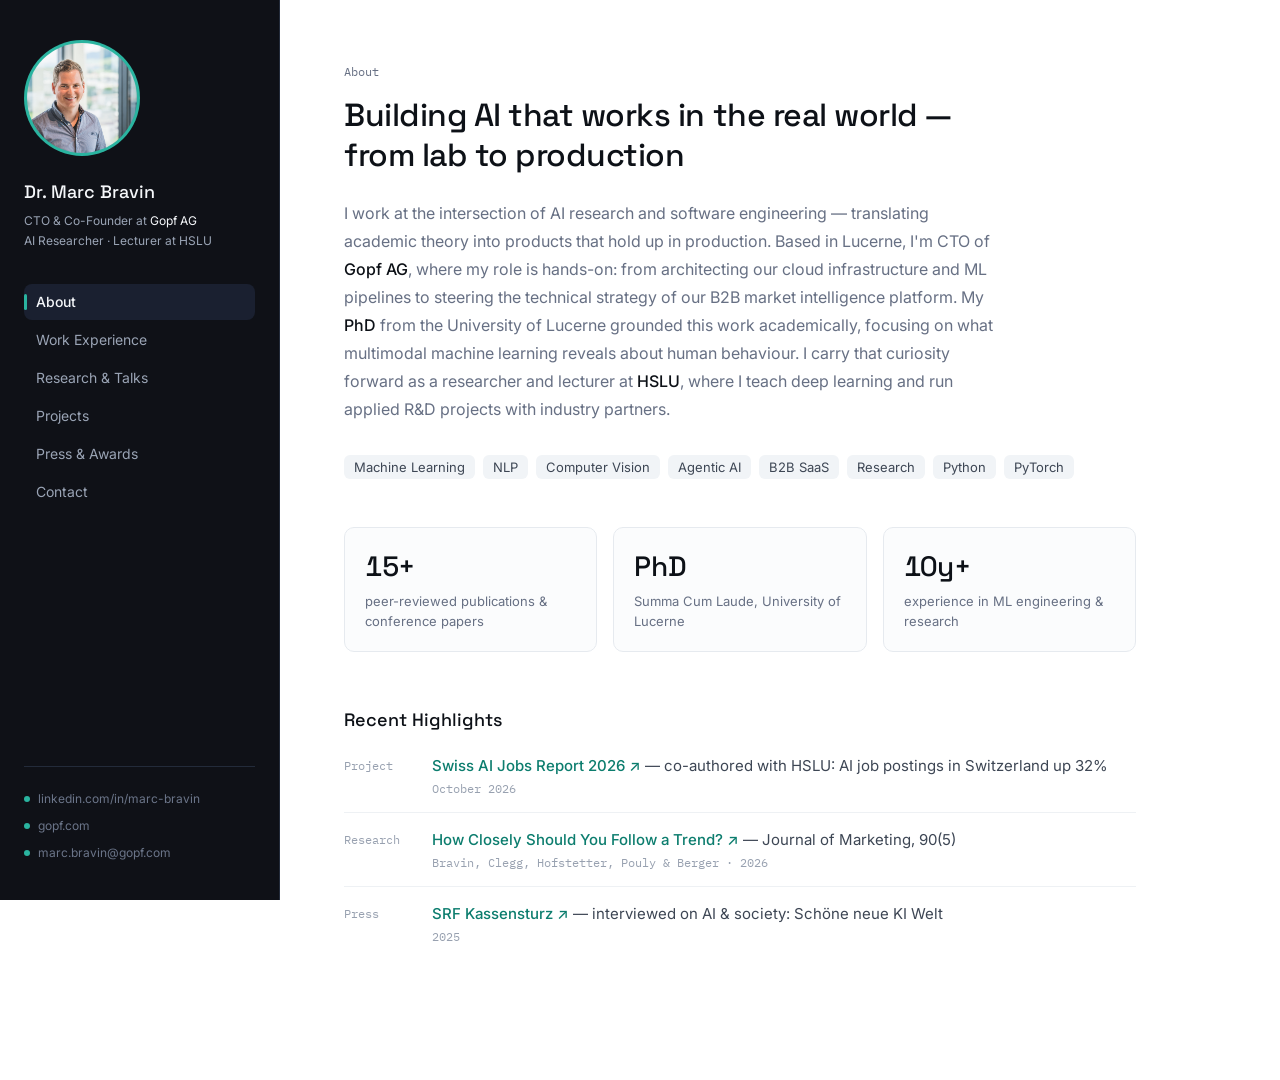
<file: index.html>
<!DOCTYPE html>
<html lang="en">
<head>
  <meta charset="UTF-8">
  <meta name="viewport" content="width=device-width, initial-scale=1.0">
  <title>Dr. Marc Bravin</title>
  <meta name="description" content="Dr. Marc Bravin — CTO &amp; Co-Founder at Gopf AG, AI Researcher, and Lecturer at HSLU. Building AI that works in the real world.">
  <link rel="preconnect" href="https://fonts.googleapis.com">
  <link rel="preconnect" href="https://fonts.gstatic.com" crossorigin>
  <link href="https://fonts.googleapis.com/css2?family=IBM+Plex+Mono:wght@400&family=Inter:wght@400;500&family=Space+Grotesk:wght@400;500&display=swap" rel="stylesheet">
  <link rel="stylesheet" href="assets/style.css">
</head>
<body>

<aside class="sidebar">
  <div class="sidebar-photo">
    <img src="assets/foto_marc_bravin.jpeg" alt="Photo of Dr. Marc Bravin">
  </div>
  <h1>Dr. Marc Bravin</h1>
  <p class="subtitle">
    CTO &amp; Co-Founder at <span>Gopf AG</span><br>
    AI Researcher · Lecturer at HSLU
  </p>
  <nav>
    <a href="index.html" class="active">About</a>
    <a href="work.html">Work Experience</a>
    <a href="research.html">Research &amp; Talks</a>
    <a href="projects.html">Projects</a>
    <a href="press.html">Press &amp; Awards</a>
    <a href="contact.html">Contact</a>
  </nav>
  <div class="sidebar-links">
    <a href="https://www.linkedin.com/in/marc-bravin" target="_blank" rel="noopener noreferrer"><span class="dot"></span>linkedin.com/in/marc-bravin</a>
    <a href="https://gopf.com" target="_blank" rel="noopener noreferrer"><span class="dot"></span>gopf.com</a>
    <a href="mailto:marc.bravin@gopf.com"><span class="dot"></span>marc.bravin@gopf.com</a>
  </div>
</aside>

<main class="main">
  <p class="section-label">About</p>

  <h1 class="page-title">
    Building AI that works in the real world —<br>
    from lab to production
  </h1>

  <p class="lead">
    I work at the intersection of AI research and software engineering — translating academic
    theory into products that hold up in production. Based in Lucerne, I'm CTO of
    <strong>Gopf AG</strong>, where my role is hands-on: from architecting our cloud
    infrastructure and ML pipelines to steering the technical strategy of our B2B market
    intelligence platform. My <strong>PhD</strong> from the University of Lucerne grounded
    this work academically, focusing on what multimodal machine learning reveals about human
    behaviour. I carry that curiosity forward as a researcher and lecturer at
    <strong>HSLU</strong>, where I teach deep learning and run applied R&amp;D projects
    with industry partners.
  </p>

  <div class="badges">
    <span class="badge">Machine Learning</span>
    <span class="badge">NLP</span>
    <span class="badge">Computer Vision</span>
    <span class="badge">Agentic AI</span>
    <span class="badge">B2B SaaS</span>
    <span class="badge">Research</span>
    <span class="badge">Python</span>
    <span class="badge">PyTorch</span>
  </div>

  <div class="highlights">
    <div class="highlight-card">
      <div class="num">15+</div>
      <div class="desc">peer-reviewed publications &amp; conference papers</div>
    </div>
    <div class="highlight-card">
      <div class="num">PhD</div>
      <div class="desc">Summa Cum Laude, University of Lucerne</div>
    </div>
    <div class="highlight-card">
      <div class="num">10y+</div>
      <div class="desc">experience in ML engineering &amp; research</div>
    </div>
  </div>

  <div class="recent-section">
    <h3>Recent Highlights</h3>
    <div class="recent-item">
      <span class="recent-tag tag-project">Project</span>
      <div>
        <div class="item-text"><a href="https://www.hslu.ch/-/media/campus/common/files/dokumente/h/1-medienmitteilungen-und-news/2026/i/hslu-ai-job-report-2026.pdf?sc_lang=de-ch" target="_blank" rel="noopener noreferrer">Swiss AI Jobs Report 2026 ↗</a> — co-authored with HSLU: AI job postings in Switzerland up 32%</div>
        <div class="item-date">October 2026</div>
      </div>
    </div>
    <div class="recent-item">
      <span class="recent-tag tag-research">Research</span>
      <div>
        <div class="item-text"><a href="https://doi.org/10.1177/00222429261466668" target="_blank" rel="noopener noreferrer"><em>How Closely Should You Follow a Trend?</em> ↗</a> — Journal of Marketing, 90(5)</div>
        <div class="item-date">Bravin, Clegg, Hofstetter, Pouly &amp; Berger · 2026</div>
      </div>
    </div>
    <div class="recent-item">
      <span class="recent-tag tag-press">Press</span>
      <div>
        <div class="item-text"><a href="https://medien.srf.ch/-/-kassensturz-schone-neue-ki-welt-hohere-preise-und-weniger-jobs-" target="_blank" rel="noopener noreferrer">SRF Kassensturz ↗</a> — interviewed on AI &amp; society: <em>Schöne neue KI Welt</em></div>
        <div class="item-date">2025</div>
      </div>
    </div>
  </div>
</main>

</body>
</html>
</file>
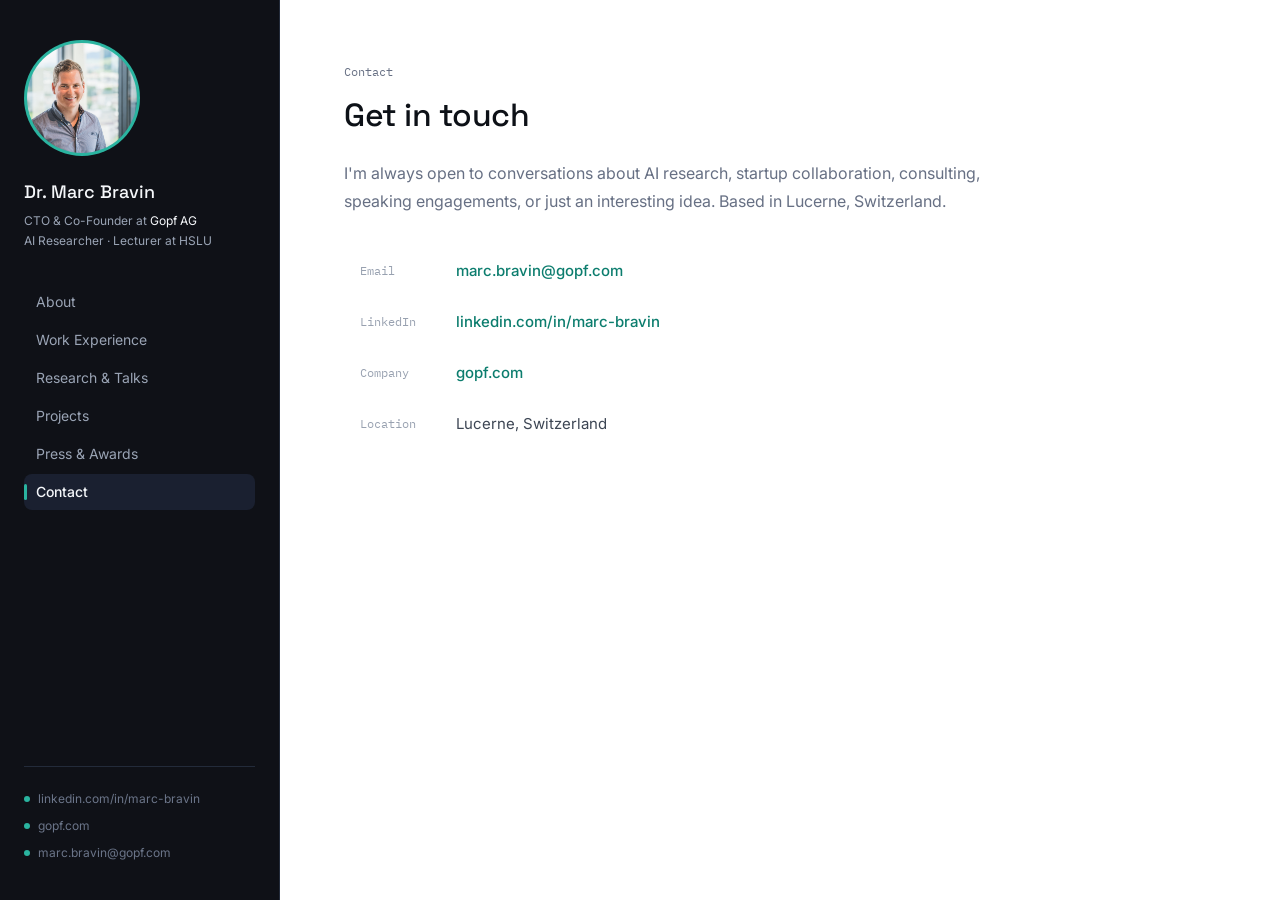
<file: contact.html>
<!DOCTYPE html>
<html lang="en">
<head>
  <meta charset="UTF-8">
  <meta name="viewport" content="width=device-width, initial-scale=1.0">
  <title>Contact — Dr. Marc Bravin</title>
  <meta name="description" content="Get in touch with Dr. Marc Bravin — AI researcher, CTO at Gopf AG, and lecturer at HSLU.">
  <link rel="preconnect" href="https://fonts.googleapis.com">
  <link rel="preconnect" href="https://fonts.gstatic.com" crossorigin>
  <link href="https://fonts.googleapis.com/css2?family=IBM+Plex+Mono:wght@400&family=Inter:wght@400;500&family=Space+Grotesk:wght@400;500&display=swap" rel="stylesheet">
  <link rel="stylesheet" href="assets/style.css">
</head>
<body>

<aside class="sidebar">
  <div class="sidebar-photo">
    <img src="assets/foto_marc_bravin.jpeg" alt="Photo of Dr. Marc Bravin">
  </div>
  <h1>Dr. Marc Bravin</h1>
  <p class="subtitle">
    CTO &amp; Co-Founder at <span>Gopf AG</span><br>
    AI Researcher · Lecturer at HSLU
  </p>
  <nav>
    <a href="index.html">About</a>
    <a href="work.html">Work Experience</a>
    <a href="research.html">Research &amp; Talks</a>
    <a href="projects.html">Projects</a>
    <a href="press.html">Press &amp; Awards</a>
    <a href="contact.html" class="active">Contact</a>
  </nav>
  <div class="sidebar-links">
    <a href="https://www.linkedin.com/in/marc-bravin" target="_blank" rel="noopener noreferrer"><span class="dot"></span>linkedin.com/in/marc-bravin</a>
    <a href="https://gopf.com" target="_blank" rel="noopener noreferrer"><span class="dot"></span>gopf.com</a>
    <a href="mailto:marc.bravin@gopf.com"><span class="dot"></span>marc.bravin@gopf.com</a>
  </div>
</aside>

<main class="main">
  <p class="section-label">Contact</p>
  <h1 class="page-title">Get in touch</h1>

  <p class="lead">
    I'm always open to conversations about AI research, startup collaboration, consulting,
    speaking engagements, or just an interesting idea. Based in Lucerne, Switzerland.
  </p>

  <div class="contact-grid">
    <div class="contact-item">
      <span class="contact-label">Email</span>
      <a href="mailto:marc.bravin@gopf.com">marc.bravin@gopf.com</a>
    </div>
    <div class="contact-item">
      <span class="contact-label">LinkedIn</span>
      <a href="https://www.linkedin.com/in/marc-bravin" target="_blank" rel="noopener noreferrer">linkedin.com/in/marc-bravin</a>
    </div>
    <div class="contact-item">
      <span class="contact-label">Company</span>
      <a href="https://gopf.com" target="_blank" rel="noopener noreferrer">gopf.com</a>
    </div>
    <div class="contact-item">
      <span class="contact-label">Location</span>
      <span>Lucerne, Switzerland</span>
    </div>
  </div>
</main>
</body>
</html>
</file>
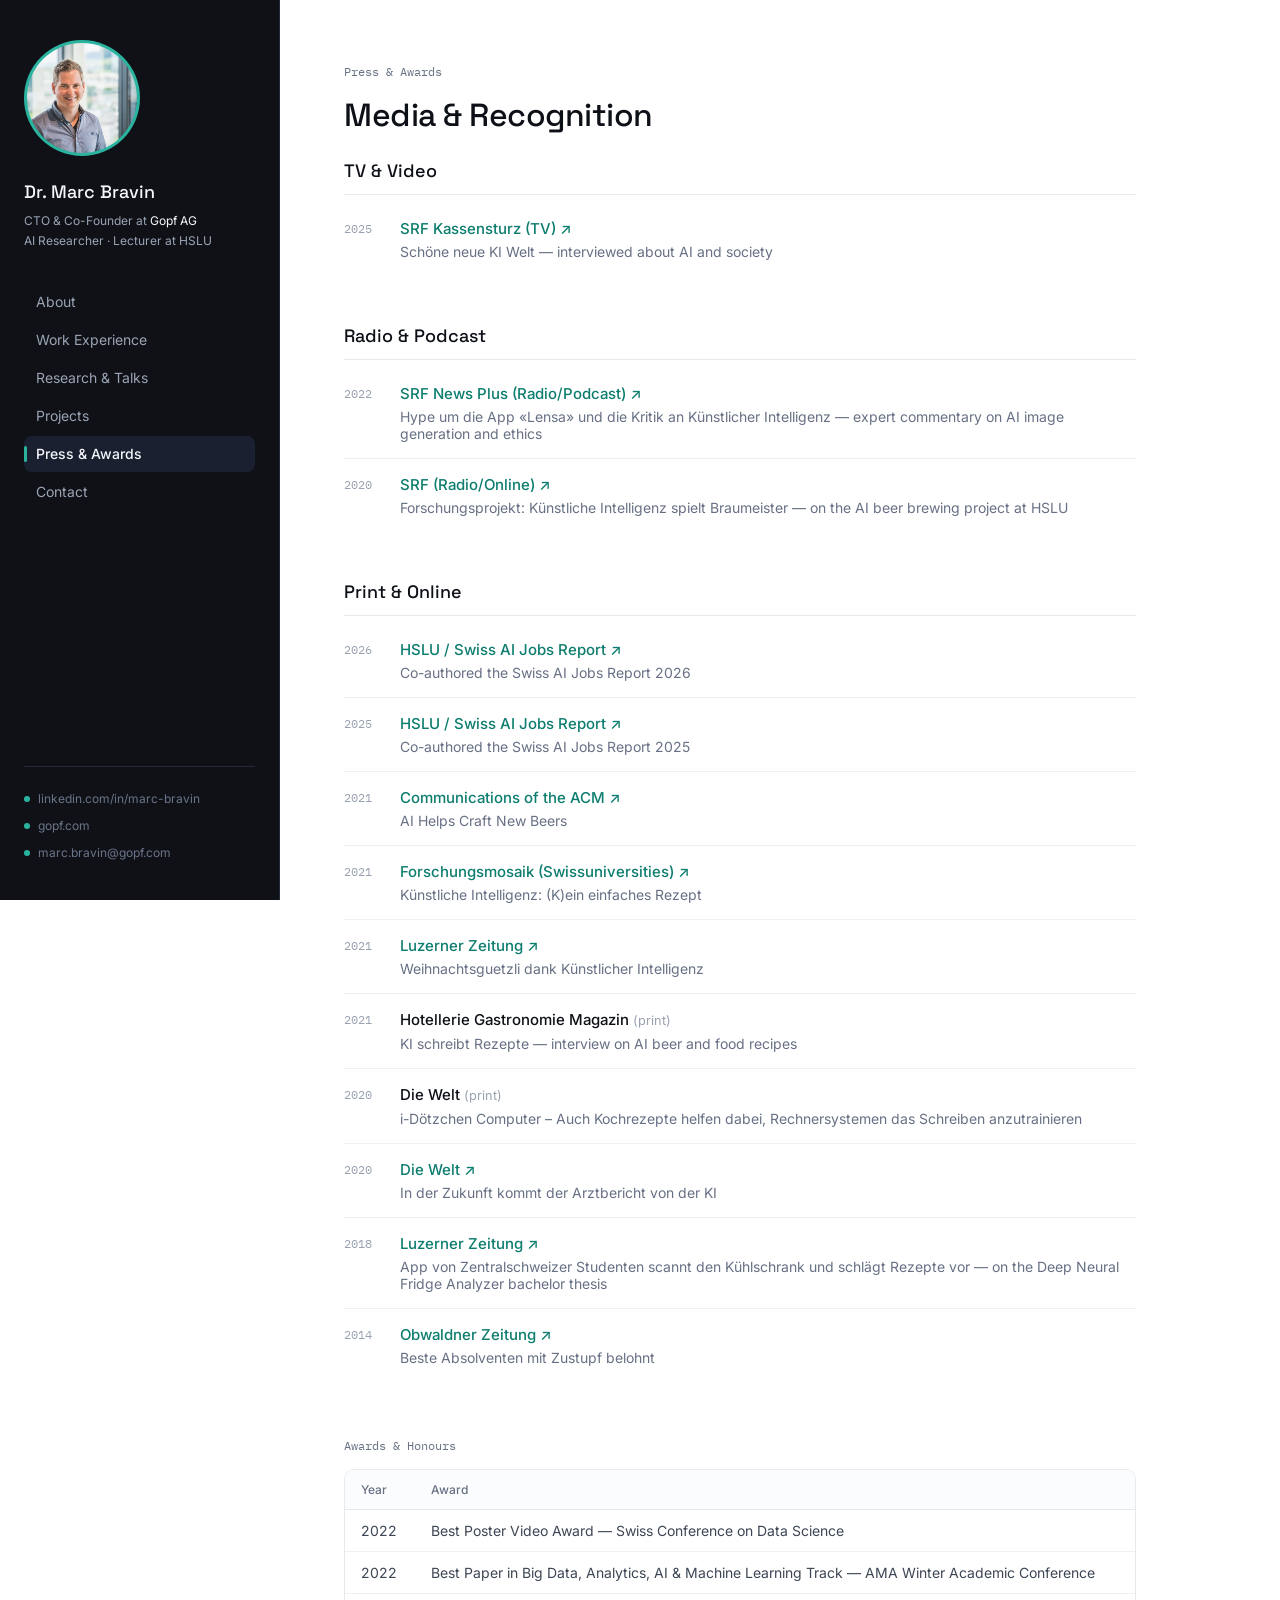
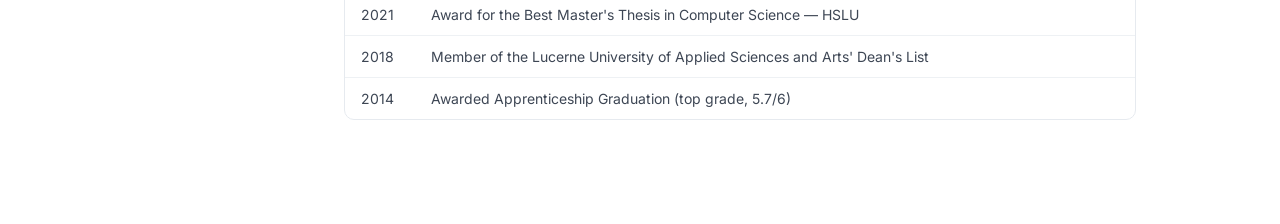
<file: press.html>
<!DOCTYPE html>
<html lang="en">
<head>
  <meta charset="UTF-8">
  <meta name="viewport" content="width=device-width, initial-scale=1.0">
  <title>Press &amp; Awards — Dr. Marc Bravin</title>
  <meta name="description" content="Press coverage and awards for Dr. Marc Bravin — featured in SRF, Die Welt, Communications of the ACM, and more.">
  <link rel="preconnect" href="https://fonts.googleapis.com">
  <link rel="preconnect" href="https://fonts.gstatic.com" crossorigin>
  <link href="https://fonts.googleapis.com/css2?family=IBM+Plex+Mono:wght@400&family=Inter:wght@400;500&family=Space+Grotesk:wght@400;500&display=swap" rel="stylesheet">
  <link rel="stylesheet" href="assets/style.css">
</head>
<body>

<aside class="sidebar">
  <div class="sidebar-photo">
    <img src="assets/foto_marc_bravin.jpeg" alt="Photo of Dr. Marc Bravin">
  </div>
  <h1>Dr. Marc Bravin</h1>
  <p class="subtitle">
    CTO &amp; Co-Founder at <span>Gopf AG</span><br>
    AI Researcher · Lecturer at HSLU
  </p>
  <nav>
    <a href="index.html">About</a>
    <a href="work.html">Work Experience</a>
    <a href="research.html">Research &amp; Talks</a>
    <a href="projects.html">Projects</a>
    <a href="press.html" class="active">Press &amp; Awards</a>
    <a href="contact.html">Contact</a>
  </nav>
  <div class="sidebar-links">
    <a href="https://www.linkedin.com/in/marc-bravin" target="_blank" rel="noopener noreferrer"><span class="dot"></span>linkedin.com/in/marc-bravin</a>
    <a href="https://gopf.com" target="_blank" rel="noopener noreferrer"><span class="dot"></span>gopf.com</a>
    <a href="mailto:marc.bravin@gopf.com"><span class="dot"></span>marc.bravin@gopf.com</a>
  </div>
</aside>

<main class="main">
  <p class="section-label">Press &amp; Awards</p>
  <h1 class="page-title">Media &amp; Recognition</h1>

  <!-- TV & Video -->
  <div class="press-section">
    <div class="press-section-title">TV &amp; Video</div>
    <div class="press-item">
      <div class="press-year">2025</div>
      <div>
        <div class="press-outlet"><a href="https://medien.srf.ch/-/-kassensturz-schone-neue-ki-welt-hohere-preise-und-weniger-jobs-" target="_blank" rel="noopener noreferrer">SRF Kassensturz (TV) ↗</a></div>
        <div class="press-topic">Schöne neue KI Welt — interviewed about AI and society</div>
      </div>
    </div>
  </div>

  <!-- Radio & Podcast -->
  <div class="press-section">
    <div class="press-section-title">Radio &amp; Podcast</div>
    <div class="press-item">
      <div class="press-year">2022</div>
      <div>
        <div class="press-outlet"><a href="https://www.srf.ch/audio/news-plus/hype-um-die-app-lensa-und-die-kritik-an-kuenstlicher-intelligenz?id=41d291c0-08b2-4186-99d6-9426f9124d37" target="_blank" rel="noopener noreferrer">SRF News Plus (Radio/Podcast) ↗</a></div>
        <div class="press-topic">Hype um die App «Lensa» und die Kritik an Künstlicher Intelligenz — expert commentary on AI image generation and ethics</div>
      </div>
    </div>
    <div class="press-item">
      <div class="press-year">2020</div>
      <div>
        <div class="press-outlet"><a href="https://www.srf.ch/news/big-data-forschungsprojekt-kuenstliche-intelligenz-spielt-braumeister" target="_blank" rel="noopener noreferrer">SRF (Radio/Online) ↗</a></div>
        <div class="press-topic">Forschungsprojekt: Künstliche Intelligenz spielt Braumeister — on the AI beer brewing project at HSLU</div>
      </div>
    </div>
  </div>

  <!-- Print & Online -->
  <div class="press-section">
    <div class="press-section-title">Print &amp; Online</div>
    <div class="press-item">
      <div class="press-year">2026</div>
      <div>
        <div class="press-outlet"><a href="https://www.hslu.ch/-/media/campus/common/files/dokumente/h/1-medienmitteilungen-und-news/2026/i/hslu-ai-job-report-2026.pdf?sc_lang=de-ch" target="_blank" rel="noopener noreferrer">HSLU / Swiss AI Jobs Report ↗</a></div>
        <div class="press-topic">Co-authored the Swiss AI Jobs Report 2026</div>
      </div>
    </div>
    <div class="press-item">
      <div class="press-year">2025</div>
      <div>
        <div class="press-outlet"><a href="https://www.hslu.ch/de-ch/hochschule-luzern/ueber-uns/medien/medienmitteilungen/2025/09/17/news-ai-report/" target="_blank" rel="noopener noreferrer">HSLU / Swiss AI Jobs Report ↗</a></div>
        <div class="press-topic">Co-authored the Swiss AI Jobs Report 2025</div>
      </div>
    </div>
    <div class="press-item">
      <div class="press-year">2021</div>
      <div>
        <div class="press-outlet"><a href="https://cacm.acm.org/news/ai-helps-craft-new-beers/" target="_blank" rel="noopener noreferrer">Communications of the ACM ↗</a></div>
        <div class="press-topic">AI Helps Craft New Beers</div>
      </div>
    </div>
    <div class="press-item">
      <div class="press-year">2021</div>
      <div>
        <div class="press-outlet"><a href="https://forschungsmosaik.ch/kunstliche-intelligenz-bierbrauen/" target="_blank" rel="noopener noreferrer">Forschungsmosaik (Swissuniversities) ↗</a></div>
        <div class="press-topic">Künstliche Intelligenz: (K)ein einfaches Rezept</div>
      </div>
    </div>
    <div class="press-item">
      <div class="press-year">2021</div>
      <div>
        <div class="press-outlet"><a href="https://www.luzernerzeitung.ch/zentralschweiz/luzern/advent-erklaert-weihnachtsguetzli-dank-kuenstlicher-intelligenz-ein-projekt-der-hochschule-luzern-machts-moeglich-ld.2222868" target="_blank" rel="noopener noreferrer">Luzerner Zeitung ↗</a></div>
        <div class="press-topic">Weihnachtsguetzli dank Künstlicher Intelligenz</div>
      </div>
    </div>
    <div class="press-item">
      <div class="press-year">2021</div>
      <div>
        <div class="press-outlet">Hotellerie Gastronomie Magazin <span class="meta-note">(print)</span></div>
        <div class="press-topic">KI schreibt Rezepte — interview on AI beer and food recipes</div>
      </div>
    </div>
    <div class="press-item">
      <div class="press-year">2020</div>
      <div>
        <div class="press-outlet">Die Welt <span class="meta-note">(print)</span></div>
        <div class="press-topic">i-Dötzchen Computer – Auch Kochrezepte helfen dabei, Rechnersystemen das Schreiben anzutrainieren</div>
      </div>
    </div>
    <div class="press-item">
      <div class="press-year">2020</div>
      <div>
        <div class="press-outlet"><a href="https://www.welt.de/wirtschaft/webwelt/article220053726/KI-So-werden-Computer-fuer-die-Texterzeugung-trainiert.html" target="_blank" rel="noopener noreferrer">Die Welt ↗</a></div>
        <div class="press-topic">In der Zukunft kommt der Arztbericht von der KI</div>
      </div>
    </div>
    <div class="press-item">
      <div class="press-year">2018</div>
      <div>
        <div class="press-outlet"><a href="https://www.luzernerzeitung.ch/zentralschweiz/luzern/app-von-hslu-studenten-scannt-den-kuehlschrank-und-schlaegt-rezepte-vor-ld.1037146" target="_blank" rel="noopener noreferrer">Luzerner Zeitung ↗</a></div>
        <div class="press-topic">App von Zentralschweizer Studenten scannt den Kühlschrank und schlägt Rezepte vor — on the Deep Neural Fridge Analyzer bachelor thesis</div>
      </div>
    </div>
    <div class="press-item">
      <div class="press-year">2014</div>
      <div>
        <div class="press-outlet"><a href="https://www.obwaldnerzeitung.ch/zentralschweiz/obwalden/obwalden-beste-absolventen-mit-zustupf-belohnt-ld.50773" target="_blank" rel="noopener noreferrer">Obwaldner Zeitung ↗</a></div>
        <div class="press-topic">Beste Absolventen mit Zustupf belohnt</div>
      </div>
    </div>
  </div>

  <!-- Awards -->
  <p class="section-label mt-section">Awards &amp; Honours</p>
  <div class="table-wrap">
    <table class="awards-table">
      <thead>
        <tr>
          <th>Year</th>
          <th>Award</th>
        </tr>
      </thead>
      <tbody>
        <tr>
          <td>2022</td>
          <td>Best Poster Video Award — Swiss Conference on Data Science</td>
        </tr>
        <tr>
          <td>2022</td>
          <td>Best Paper in Big Data, Analytics, AI &amp; Machine Learning Track — AMA Winter Academic Conference</td>
        </tr>
        <tr>
          <td>2021</td>
          <td>Award for the Best Master's Thesis in Computer Science — HSLU</td>
        </tr>
        <tr>
          <td>2018</td>
          <td>Member of the Lucerne University of Applied Sciences and Arts' Dean's List</td>
        </tr>
        <tr>
          <td>2014</td>
          <td>Awarded Apprenticeship Graduation (top grade, 5.7/6)</td>
        </tr>
      </tbody>
    </table>
  </div>

</main>
</body>
</html>
</file>
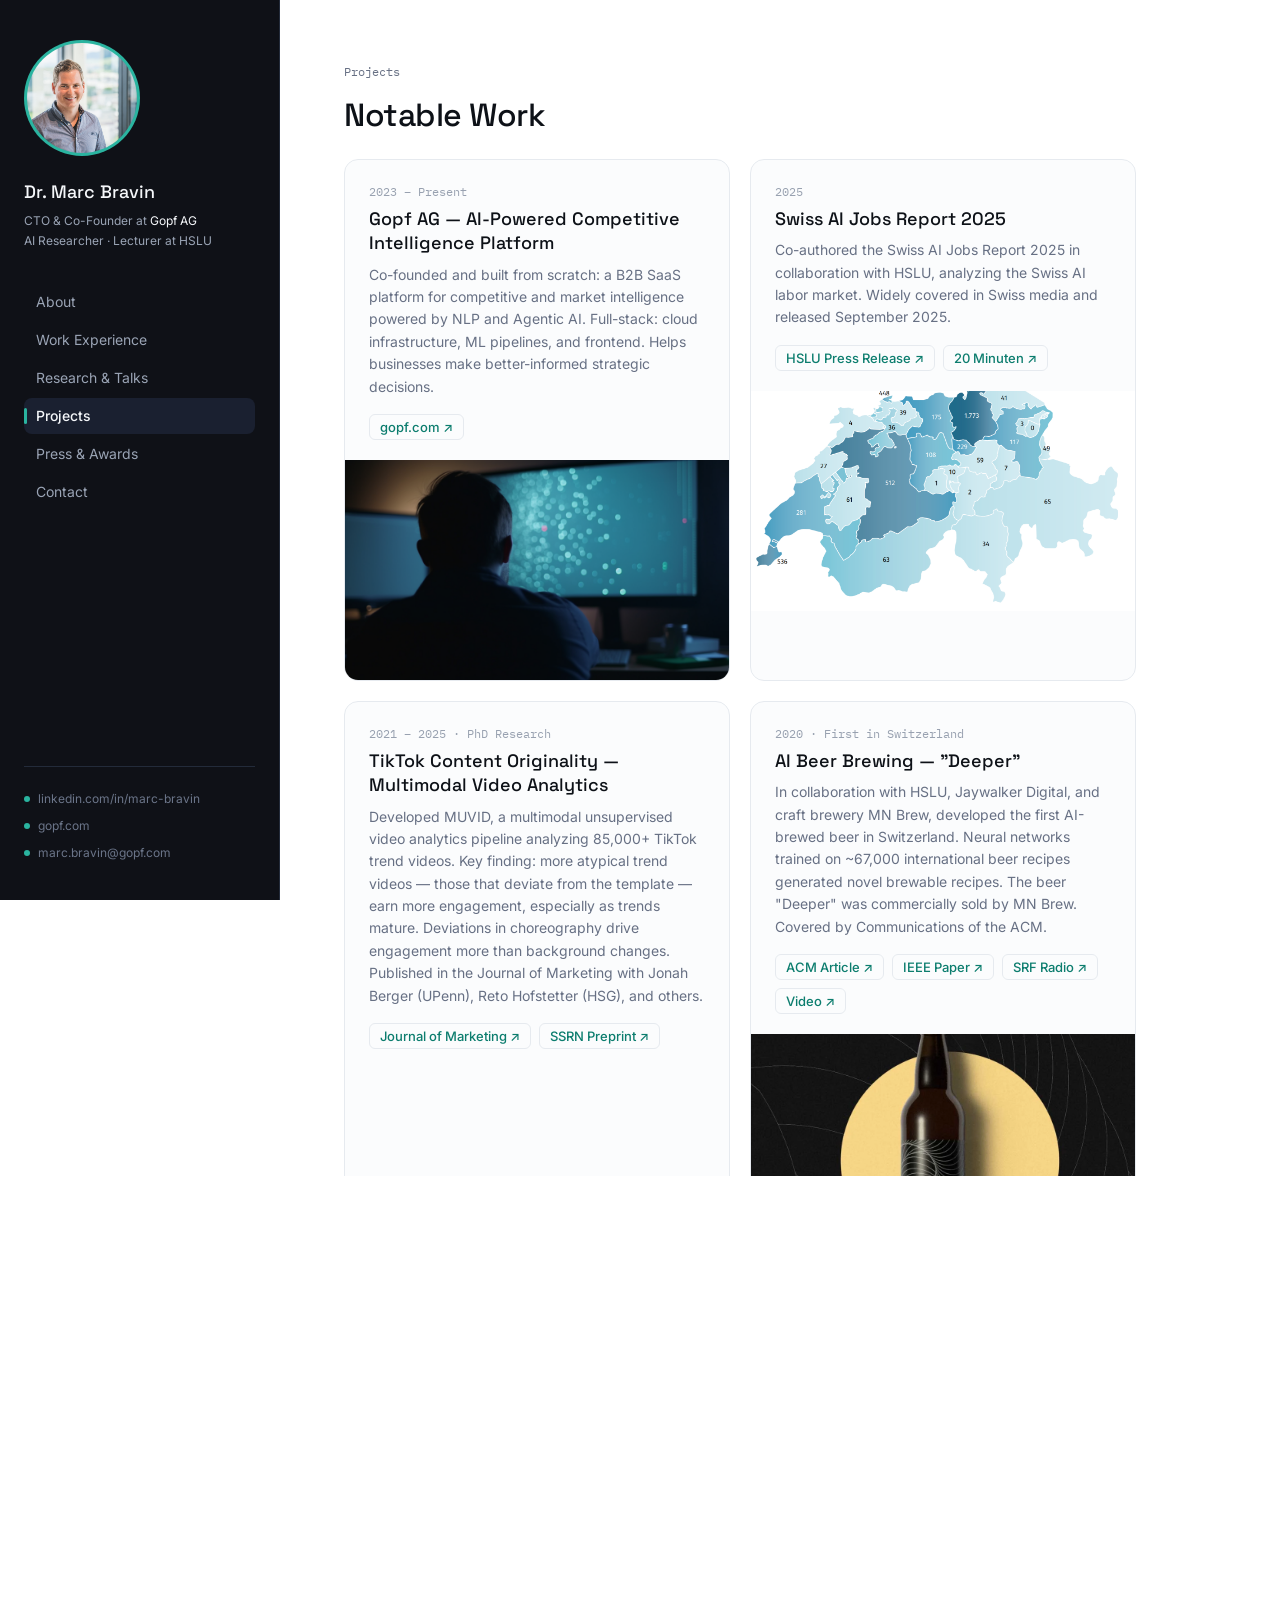
<file: projects.html>
<!DOCTYPE html>
<html lang="en">
<head>
  <meta charset="UTF-8">
  <meta name="viewport" content="width=device-width, initial-scale=1.0">
  <title>Projects — Dr. Marc Bravin</title>
  <meta name="description" content="Notable projects by Dr. Marc Bravin — from Gopf AG and AI beer brewing to multimodal video analytics and the Swiss AI Jobs Report.">
  <link rel="preconnect" href="https://fonts.googleapis.com">
  <link rel="preconnect" href="https://fonts.gstatic.com" crossorigin>
  <link href="https://fonts.googleapis.com/css2?family=IBM+Plex+Mono:wght@400&family=Inter:wght@400;500&family=Space+Grotesk:wght@400;500&display=swap" rel="stylesheet">
  <link rel="stylesheet" href="assets/style.css">
</head>
<body>

<aside class="sidebar">
  <div class="sidebar-photo">
    <img src="assets/foto_marc_bravin.jpeg" alt="Photo of Dr. Marc Bravin">
  </div>
  <h1>Dr. Marc Bravin</h1>
  <p class="subtitle">
    CTO &amp; Co-Founder at <span>Gopf AG</span><br>
    AI Researcher · Lecturer at HSLU
  </p>
  <nav>
    <a href="index.html">About</a>
    <a href="work.html">Work Experience</a>
    <a href="research.html">Research &amp; Talks</a>
    <a href="projects.html" class="active">Projects</a>
    <a href="press.html">Press &amp; Awards</a>
    <a href="contact.html">Contact</a>
  </nav>
  <div class="sidebar-links">
    <a href="https://www.linkedin.com/in/marc-bravin" target="_blank" rel="noopener noreferrer"><span class="dot"></span>linkedin.com/in/marc-bravin</a>
    <a href="https://gopf.com" target="_blank" rel="noopener noreferrer"><span class="dot"></span>gopf.com</a>
    <a href="mailto:marc.bravin@gopf.com"><span class="dot"></span>marc.bravin@gopf.com</a>
  </div>
</aside>

<main class="main">
  <p class="section-label">Projects</p>
  <h1 class="page-title">Notable Work</h1>

  <div class="project-grid">

    <div class="project-card">
      <div class="project-tag">2023 – Present</div>
      <div class="project-title">Gopf AG — AI-Powered Competitive Intelligence Platform</div>
      <div class="project-desc">Co-founded and built from scratch: a B2B SaaS platform for competitive and market intelligence powered by NLP and Agentic AI. Full-stack: cloud infrastructure, ML pipelines, and frontend. Helps businesses make better-informed strategic decisions.</div>
      <div class="project-links">
        <a href="https://gopf.com" target="_blank" rel="noopener noreferrer">gopf.com ↗</a>
      </div>
      <div class="project-image">
        <img src="assets/gopf.png" alt="Gopf AG platform screenshot">
      </div>
    </div>

    <div class="project-card">
      <div class="project-tag">2025</div>
      <div class="project-title">Swiss AI Jobs Report 2025</div>
      <div class="project-desc">Co-authored the Swiss AI Jobs Report 2025 in collaboration with HSLU, analyzing the Swiss AI labor market. Widely covered in Swiss media and released September 2025.</div>
      <div class="project-links">
        <a href="https://www.hslu.ch/de-ch/hochschule-luzern/ueber-uns/medien/medienmitteilungen/2025/09/17/news-ai-report/" target="_blank" rel="noopener noreferrer">HSLU Press Release ↗</a>
        <a href="https://www.20min.ch/story/ki-stellen-in-diesen-kantonen-gibt-es-die-meisten-jobs-103416993" target="_blank" rel="noopener noreferrer">20 Minuten ↗</a>
      </div>
      <div class="project-image">
        <img src="assets/swiss_ai_jobs_report.png" alt="Swiss AI Jobs Report 2025">
      </div>
    </div>

    <div class="project-card">
      <div class="project-tag">2021 – 2025 · PhD Research</div>
      <div class="project-title">TikTok Content Originality — Multimodal Video Analytics</div>
      <div class="project-desc">Developed MUVID, a multimodal unsupervised video analytics pipeline analyzing 85,000+ TikTok trend videos. Key finding: more atypical trend videos — those that deviate from the template — earn more engagement, especially as trends mature. Deviations in choreography drive engagement more than background changes. Published in the Journal of Marketing with Jonah Berger (UPenn), Reto Hofstetter (HSG), and others.</div>
      <div class="project-links">
        <a href="https://doi.org/10.1177/00222429261466668" target="_blank" rel="noopener noreferrer">Journal of Marketing ↗</a>
        <a href="https://papers.ssrn.com/sol3/papers.cfm?abstract_id=5117564" target="_blank" rel="noopener noreferrer">SSRN Preprint ↗</a>
      </div>
    </div>

    <div class="project-card">
      <div class="project-tag">2020 · First in Switzerland</div>
      <div class="project-title">AI Beer Brewing — "Deeper"</div>
      <div class="project-desc">In collaboration with HSLU, Jaywalker Digital, and craft brewery MN Brew, developed the first AI-brewed beer in Switzerland. Neural networks trained on ~67,000 international beer recipes generated novel brewable recipes. The beer "Deeper" was commercially sold by MN Brew. Covered by Communications of the ACM.</div>
      <div class="project-links">
        <a href="https://cacm.acm.org/news/ai-helps-craft-new-beers/" target="_blank" rel="noopener noreferrer">ACM Article ↗</a>
        <a href="https://ieeexplore.ieee.org/document/9474588" target="_blank" rel="noopener noreferrer">IEEE Paper ↗</a>
        <a href="https://www.srf.ch/news/big-data-forschungsprojekt-kuenstliche-intelligenz-spielt-braumeister" target="_blank" rel="noopener noreferrer">SRF Radio ↗</a>
        <a href="https://www.youtube.com/watch?v=T7INqKkIe4E" target="_blank" rel="noopener noreferrer">Video ↗</a>
      </div>
      <div class="project-image">
        <img src="assets/beer_project.webp" alt="AI Beer Brewing – Deeper">
      </div>
    </div>

    <div class="project-card">
      <div class="project-tag">2021</div>
      <div class="project-title">AI-Generated Christmas Cookies for Betty Bossi</div>
      <div class="project-desc">Used generative AI trained on recipe data to create novel Guetzli (cookie) recipes, in collaboration with Betty Bossi and HSLU. Widely covered in Swiss media including Luzerner Zeitung and Die Welt.</div>
      <div class="project-links">
        <a href="https://hub.hslu.ch/informatik/kunstliche-intelligenz-kreiert-weihnachtsguetzli/" target="_blank" rel="noopener noreferrer">HSLU Article ↗</a>
        <a href="https://www.luzernerzeitung.ch/zentralschweiz/luzern/advent-erklaert-weihnachtsguetzli-dank-kuenstlicher-intelligenz-ein-projekt-der-hochschule-luzern-machts-moeglich-ld.2222868" target="_blank" rel="noopener noreferrer">Luzerner Zeitung ↗</a>
      </div>
      <div class="project-image">
        <img src="assets/ai_cookies.jpg" alt="AI-Generated Christmas Cookies">
      </div>
    </div>

    <div class="project-card">
      <div class="project-tag">2021 – 2023 · Innosuisse</div>
      <div class="project-title">Eventfrog Recommender Technologies</div>
      <div class="project-desc">Led a 2-year Innosuisse-funded applied R&D project with industry partner Eventfrog, one of Switzerland's leading event ticketing platforms. Built machine learning systems to automate data and service mediation for event organizers, enabling personalised recommendations at scale. Team of 6 researchers across HSLU's Applied AI Lab.</div>
      <div class="project-links">
        <a href="https://www.hslu.ch/de-ch/hochschule-luzern/forschung/projekte/detail/?pid=5868" target="_blank" rel="noopener noreferrer">HSLU Project ↗</a>
        <a href="https://eventfrog.ch" target="_blank" rel="noopener noreferrer">eventfrog.ch ↗</a>
      </div>
    </div>

    <div class="project-card">
      <div class="project-tag">2020</div>
      <div class="project-title">NOTAM Automation</div>
      <div class="project-desc">Automated Smartification of Notices to Airmen (NOTAMs) using NLP and ML to convert unstructured aviation notices into structured, queryable data. Presented at the 7th Swiss Conference on Data Science (IEEE).</div>
      <div class="project-links">
        <a href="https://ieeexplore.ieee.org/abstract/document/9145021" target="_blank" rel="noopener noreferrer">IEEE Paper ↗</a>
        <a href="https://zenodo.org/records/3635873" target="_blank" rel="noopener noreferrer">Zenodo ↗</a>
        <a href="https://www.youtube.com/watch?v=pehWHSoMy38" target="_blank" rel="noopener noreferrer">Video ↗</a>
      </div>
    </div>

    <div class="project-card">
      <div class="project-tag">2021 · Master Thesis</div>
      <div class="project-title">Learning Video Embeddings for Similarity Computation</div>
      <div class="project-desc">Master thesis at HSLU: learned video embeddings for computing similarity across short-form video content, laying the groundwork for later multimodal video analytics research.</div>
      <div class="project-links">
        <a href="https://zenodo.org/records/4672495" target="_blank" rel="noopener noreferrer">Zenodo ↗</a>
      </div>
      <div class="project-image">
        <img src="assets/video_embeddings.png" alt="Learning Video Embeddings">
      </div>
    </div>

    <div class="project-card">
      <div class="project-tag">2019 · Master Specialization Project</div>
      <div class="project-title">Deep Inverse Cooking</div>
      <div class="project-desc">Specialization project at HSLU: deep learning approach to inverse cooking — predicting ingredient lists and recipes from food images using neural networks.</div>
      <div class="project-links">
        <a href="https://zenodo.org/records/3948277" target="_blank" rel="noopener noreferrer">Zenodo ↗</a>
      </div>
    </div>

    <div class="project-card">
      <div class="project-tag">2018 · Bachelor Thesis</div>
      <div class="project-title">Deep Neural Fridge Analyzer</div>
      <div class="project-desc">Bachelor thesis with Marvin Walker at HSLU: a deep learning app that identifies ~70 food items from a single fridge photo and suggests matching recipes from a database of 530,000. The model trained on ~550 crowdsourced images over six days. Covered by Luzerner Zeitung; awarded Dean's List 2018.</div>
      <div class="project-links">
        <a href="https://www.luzernerzeitung.ch/zentralschweiz/luzern/app-von-hslu-studenten-scannt-den-kuehlschrank-und-schlaegt-rezepte-vor-ld.1037146" target="_blank" rel="noopener noreferrer">Luzerner Zeitung ↗</a>
        <a href="https://hub.hslu.ch/informatik/nicht-verzagen-kuehlschrank-fragen/" target="_blank" rel="noopener noreferrer">HSLU Hub ↗</a>
      </div>
      <div class="project-image">
        <img src="assets/deep_neural_fridge_analyzer.jpg" alt="Deep Neural Fridge Analyzer">
      </div>
    </div>

    <div class="project-card">
      <div class="project-tag">2022</div>
      <div class="project-title">Hand Pose Estimation for Touchable Projectors</div>
      <div class="project-desc">Minimal hand pose estimation system for touchable projector-depth systems, enabling gesture-based interaction with projected surfaces. Presented at the 9th IEEE Swiss Conference on Data Science.</div>
      <div class="project-links">
        <a href="https://ieeexplore.ieee.org/abstract/document/9911964" target="_blank" rel="noopener noreferrer">IEEE Paper ↗</a>
        <a href="https://www.youtube.com/watch?v=A7TKqylW3TA" target="_blank" rel="noopener noreferrer">Video ↗</a>
      </div>
    </div>

  </div>
</main>
</body>
</html>
</file>
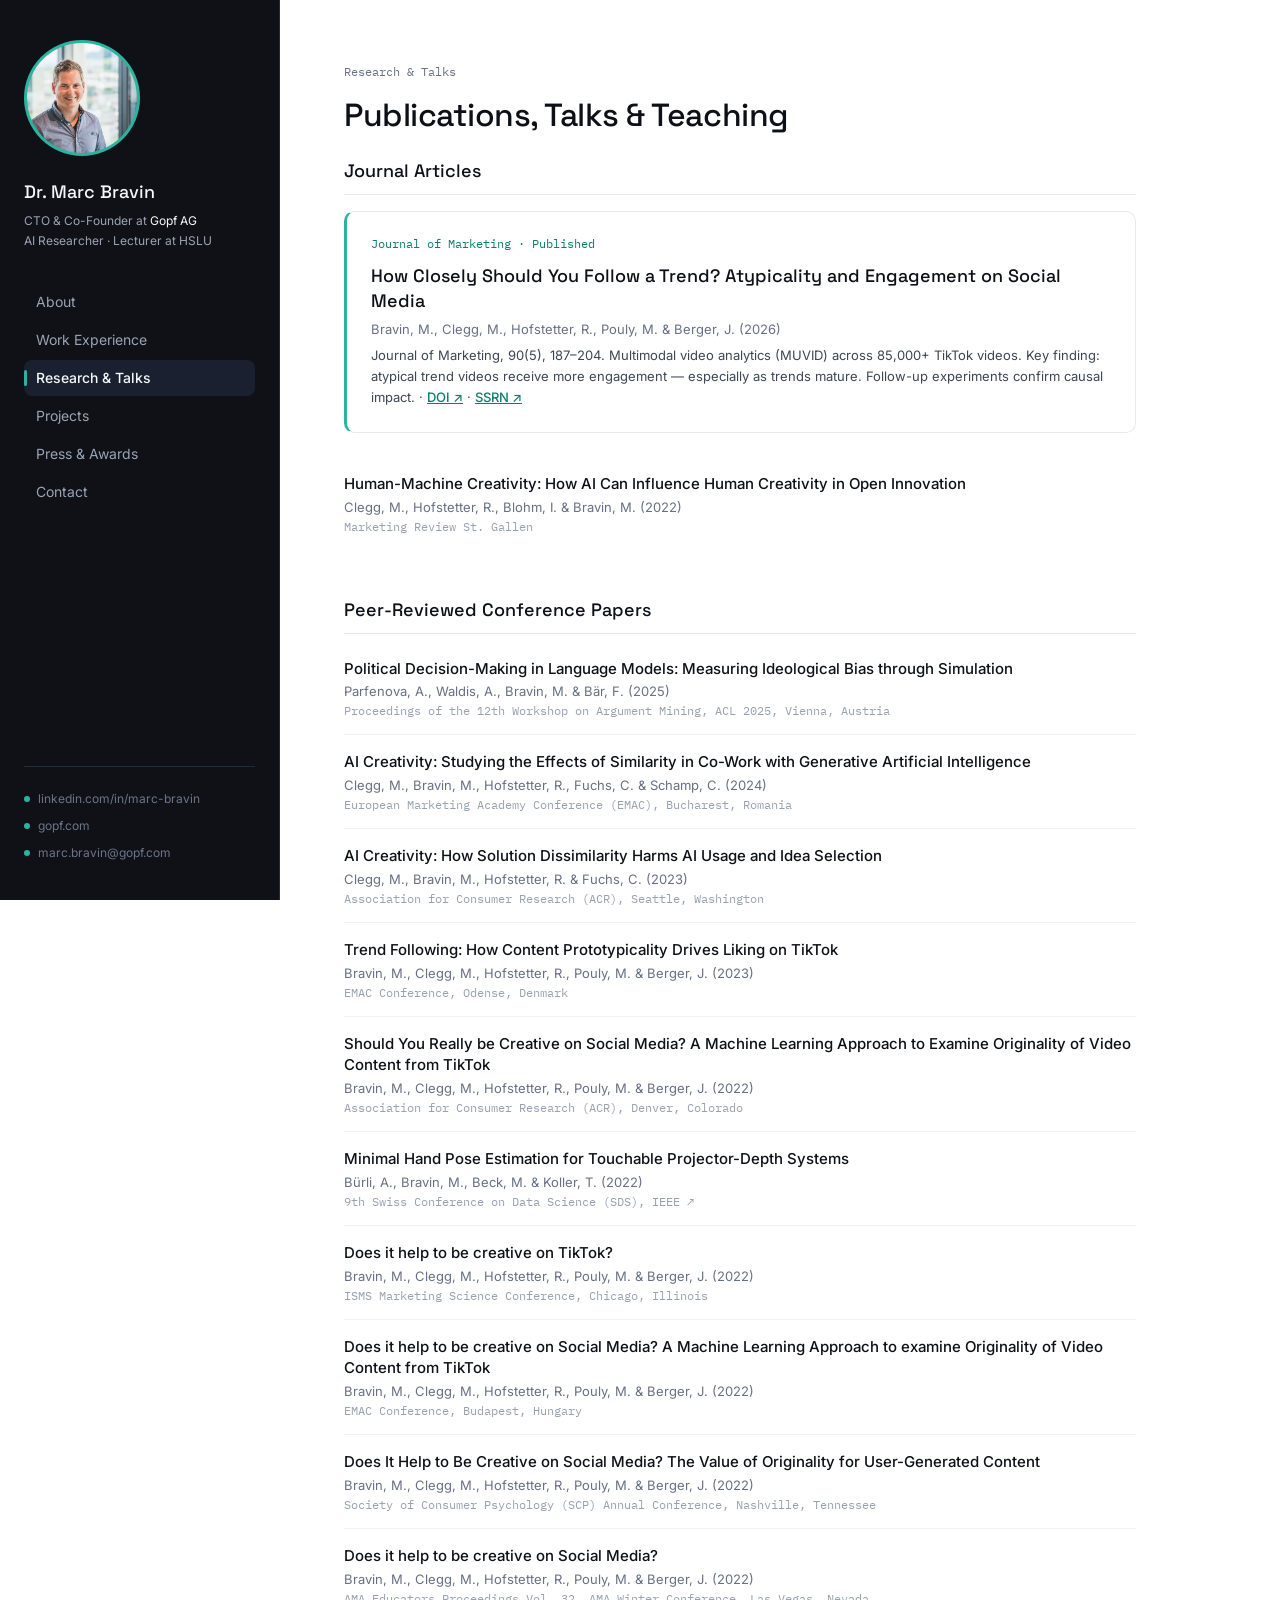
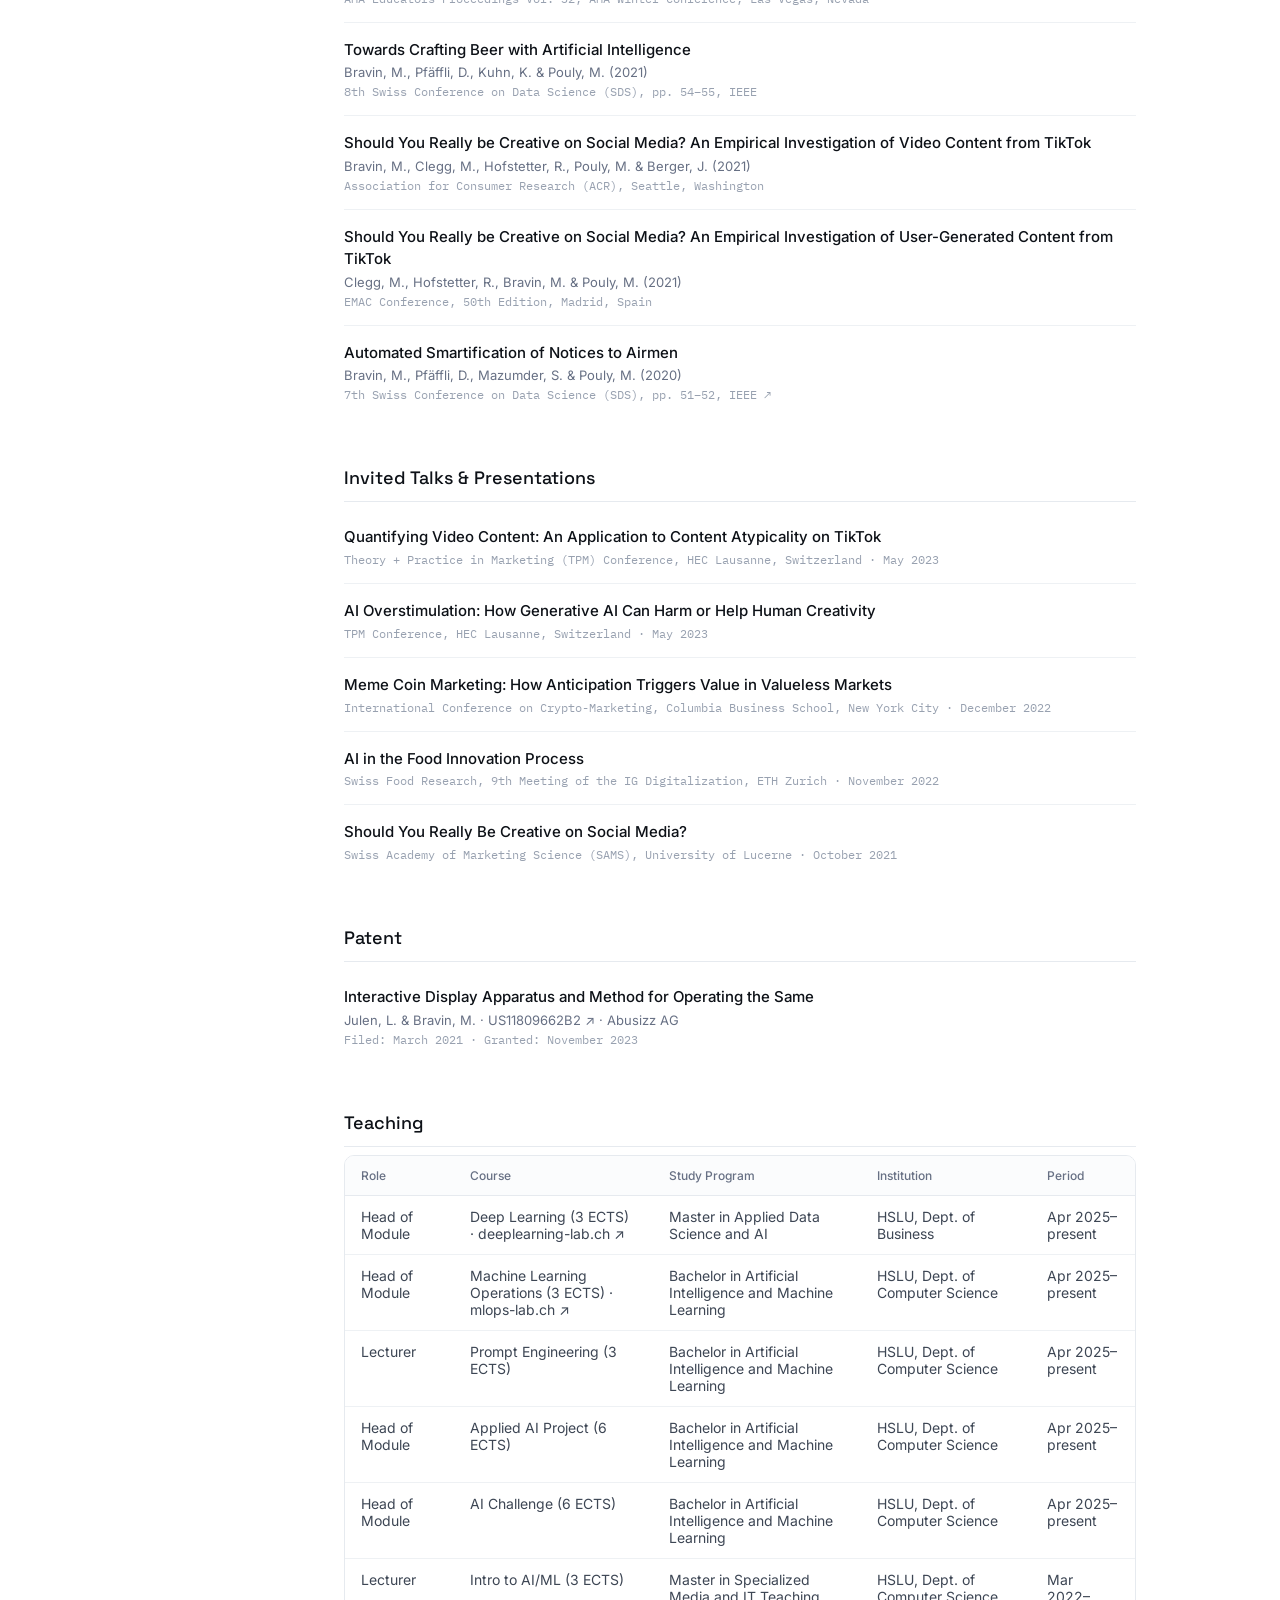
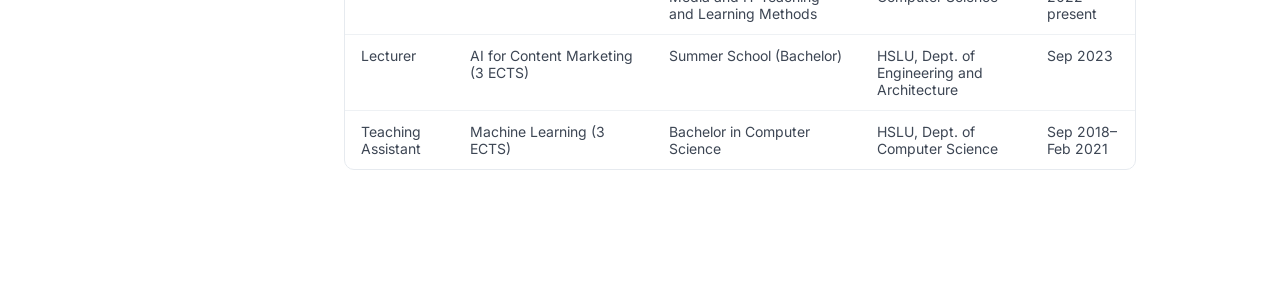
<file: research.html>
<!DOCTYPE html>
<html lang="en">
<head>
  <meta charset="UTF-8">
  <meta name="viewport" content="width=device-width, initial-scale=1.0">
  <title>Research &amp; Talks — Dr. Marc Bravin</title>
  <meta name="description" content="Publications, conference papers, invited talks, and teaching by Dr. Marc Bravin — AI researcher specializing in multimodal machine learning and consumer insights.">
  <link rel="preconnect" href="https://fonts.googleapis.com">
  <link rel="preconnect" href="https://fonts.gstatic.com" crossorigin>
  <link href="https://fonts.googleapis.com/css2?family=IBM+Plex+Mono:wght@400&family=Inter:wght@400;500&family=Space+Grotesk:wght@400;500&display=swap" rel="stylesheet">
  <link rel="stylesheet" href="assets/style.css">
</head>
<body>

<aside class="sidebar">
  <div class="sidebar-photo">
    <img src="assets/foto_marc_bravin.jpeg" alt="Photo of Dr. Marc Bravin">
  </div>
  <h1>Dr. Marc Bravin</h1>
  <p class="subtitle">
    CTO &amp; Co-Founder at <span>Gopf AG</span><br>
    AI Researcher · Lecturer at HSLU
  </p>
  <nav>
    <a href="index.html">About</a>
    <a href="work.html">Work Experience</a>
    <a href="research.html" class="active">Research &amp; Talks</a>
    <a href="projects.html">Projects</a>
    <a href="press.html">Press &amp; Awards</a>
    <a href="contact.html">Contact</a>
  </nav>
  <div class="sidebar-links">
    <a href="https://www.linkedin.com/in/marc-bravin" target="_blank" rel="noopener noreferrer"><span class="dot"></span>linkedin.com/in/marc-bravin</a>
    <a href="https://gopf.com" target="_blank" rel="noopener noreferrer"><span class="dot"></span>gopf.com</a>
    <a href="mailto:marc.bravin@gopf.com"><span class="dot"></span>marc.bravin@gopf.com</a>
  </div>
</aside>

<main class="main">
  <p class="section-label">Research &amp; Talks</p>
  <h1 class="page-title">Publications, Talks &amp; Teaching</h1>

  <!-- Journal Articles -->
  <div class="pub-section">
    <div class="pub-section-title">Journal Articles</div>
    <div class="featured-paper">
      <span class="paper-badge">Journal of Marketing · Published</span>
      <div class="paper-title">How Closely Should You Follow a Trend? Atypicality and Engagement on Social Media</div>
      <div class="paper-authors">Bravin, M., Clegg, M., Hofstetter, R., Pouly, M. &amp; Berger, J. (2026)</div>
      <div class="paper-meta">
        Journal of Marketing, 90(5), 187–204. Multimodal video analytics (MUVID) across 85,000+ TikTok videos. Key finding: atypical trend videos receive more engagement — especially as trends mature. Follow-up experiments confirm causal impact. ·
        <a href="https://doi.org/10.1177/00222429261466668" target="_blank" rel="noopener noreferrer">DOI ↗</a> ·
        <a href="https://papers.ssrn.com/sol3/papers.cfm?abstract_id=5117564" target="_blank" rel="noopener noreferrer">SSRN ↗</a>
      </div>
    </div>
    <div class="pub-entry">
      <div class="pub-title">Human-Machine Creativity: How AI Can Influence Human Creativity in Open Innovation</div>
      <div class="pub-authors">Clegg, M., Hofstetter, R., Blohm, I. &amp; Bravin, M. (2022)</div>
      <div class="pub-venue">Marketing Review St. Gallen</div>
    </div>
  </div>

  <!-- Conference Papers -->
  <div class="pub-section">
    <div class="pub-section-title">Peer-Reviewed Conference Papers</div>

    <div class="pub-entry">
      <div class="pub-title">Political Decision-Making in Language Models: Measuring Ideological Bias through Simulation</div>
      <div class="pub-authors">Parfenova, A., Waldis, A., Bravin, M. &amp; Bär, F. (2025)</div>
      <div class="pub-venue">Proceedings of the 12th Workshop on Argument Mining, ACL 2025, Vienna, Austria</div>
    </div>
    <div class="pub-entry">
      <div class="pub-title">AI Creativity: Studying the Effects of Similarity in Co-Work with Generative Artificial Intelligence</div>
      <div class="pub-authors">Clegg, M., Bravin, M., Hofstetter, R., Fuchs, C. &amp; Schamp, C. (2024)</div>
      <div class="pub-venue">European Marketing Academy Conference (EMAC), Bucharest, Romania</div>
    </div>
    <div class="pub-entry">
      <div class="pub-title">AI Creativity: How Solution Dissimilarity Harms AI Usage and Idea Selection</div>
      <div class="pub-authors">Clegg, M., Bravin, M., Hofstetter, R. &amp; Fuchs, C. (2023)</div>
      <div class="pub-venue">Association for Consumer Research (ACR), Seattle, Washington</div>
    </div>
    <div class="pub-entry">
      <div class="pub-title">Trend Following: How Content Prototypicality Drives Liking on TikTok</div>
      <div class="pub-authors">Bravin, M., Clegg, M., Hofstetter, R., Pouly, M. &amp; Berger, J. (2023)</div>
      <div class="pub-venue">EMAC Conference, Odense, Denmark</div>
    </div>
    <div class="pub-entry">
      <div class="pub-title">Should You Really be Creative on Social Media? A Machine Learning Approach to Examine Originality of Video Content from TikTok</div>
      <div class="pub-authors">Bravin, M., Clegg, M., Hofstetter, R., Pouly, M. &amp; Berger, J. (2022)</div>
      <div class="pub-venue">Association for Consumer Research (ACR), Denver, Colorado</div>
    </div>
    <div class="pub-entry">
      <div class="pub-title">Minimal Hand Pose Estimation for Touchable Projector-Depth Systems</div>
      <div class="pub-authors">Bürli, A., Bravin, M., Beck, M. &amp; Koller, T. (2022)</div>
      <div class="pub-venue"><a href="https://ieeexplore.ieee.org/abstract/document/9911964" target="_blank" rel="noopener noreferrer">9th Swiss Conference on Data Science (SDS), IEEE ↗</a></div>
    </div>
    <div class="pub-entry">
      <div class="pub-title">Does it help to be creative on TikTok?</div>
      <div class="pub-authors">Bravin, M., Clegg, M., Hofstetter, R., Pouly, M. &amp; Berger, J. (2022)</div>
      <div class="pub-venue">ISMS Marketing Science Conference, Chicago, Illinois</div>
    </div>
    <div class="pub-entry">
      <div class="pub-title">Does it help to be creative on Social Media? A Machine Learning Approach to examine Originality of Video Content from TikTok</div>
      <div class="pub-authors">Bravin, M., Clegg, M., Hofstetter, R., Pouly, M. &amp; Berger, J. (2022)</div>
      <div class="pub-venue">EMAC Conference, Budapest, Hungary</div>
    </div>
    <div class="pub-entry">
      <div class="pub-title">Does It Help to Be Creative on Social Media? The Value of Originality for User-Generated Content</div>
      <div class="pub-authors">Bravin, M., Clegg, M., Hofstetter, R., Pouly, M. &amp; Berger, J. (2022)</div>
      <div class="pub-venue">Society of Consumer Psychology (SCP) Annual Conference, Nashville, Tennessee</div>
    </div>
    <div class="pub-entry">
      <div class="pub-title">Does it help to be creative on Social Media?</div>
      <div class="pub-authors">Bravin, M., Clegg, M., Hofstetter, R., Pouly, M. &amp; Berger, J. (2022)</div>
      <div class="pub-venue">AMA Educators Proceedings Vol. 32, AMA Winter Conference, Las Vegas, Nevada</div>
    </div>
    <div class="pub-entry">
      <div class="pub-title">Towards Crafting Beer with Artificial Intelligence</div>
      <div class="pub-authors">Bravin, M., Pfäffli, D., Kuhn, K. &amp; Pouly, M. (2021)</div>
      <div class="pub-venue">8th Swiss Conference on Data Science (SDS), pp. 54–55, IEEE</div>
    </div>
    <div class="pub-entry">
      <div class="pub-title">Should You Really be Creative on Social Media? An Empirical Investigation of Video Content from TikTok</div>
      <div class="pub-authors">Bravin, M., Clegg, M., Hofstetter, R., Pouly, M. &amp; Berger, J. (2021)</div>
      <div class="pub-venue">Association for Consumer Research (ACR), Seattle, Washington</div>
    </div>
    <div class="pub-entry">
      <div class="pub-title">Should You Really be Creative on Social Media? An Empirical Investigation of User-Generated Content from TikTok</div>
      <div class="pub-authors">Clegg, M., Hofstetter, R., Bravin, M. &amp; Pouly, M. (2021)</div>
      <div class="pub-venue">EMAC Conference, 50th Edition, Madrid, Spain</div>
    </div>
    <div class="pub-entry">
      <div class="pub-title">Automated Smartification of Notices to Airmen</div>
      <div class="pub-authors">Bravin, M., Pfäffli, D., Mazumder, S. &amp; Pouly, M. (2020)</div>
      <div class="pub-venue"><a href="https://ieeexplore.ieee.org/abstract/document/9145021" target="_blank" rel="noopener noreferrer">7th Swiss Conference on Data Science (SDS), pp. 51–52, IEEE ↗</a></div>
    </div>
  </div>

  <!-- Invited Talks -->
  <div class="pub-section">
    <div class="pub-section-title">Invited Talks &amp; Presentations</div>
    <div class="pub-entry">
      <div class="pub-title">Quantifying Video Content: An Application to Content Atypicality on TikTok</div>
      <div class="pub-venue">Theory + Practice in Marketing (TPM) Conference, HEC Lausanne, Switzerland · May 2023</div>
    </div>
    <div class="pub-entry">
      <div class="pub-title">AI Overstimulation: How Generative AI Can Harm or Help Human Creativity</div>
      <div class="pub-venue">TPM Conference, HEC Lausanne, Switzerland · May 2023</div>
    </div>
    <div class="pub-entry">
      <div class="pub-title">Meme Coin Marketing: How Anticipation Triggers Value in Valueless Markets</div>
      <div class="pub-venue">International Conference on Crypto-Marketing, Columbia Business School, New York City · December 2022</div>
    </div>
    <div class="pub-entry">
      <div class="pub-title">AI in the Food Innovation Process</div>
      <div class="pub-venue">Swiss Food Research, 9th Meeting of the IG Digitalization, ETH Zurich · November 2022</div>
    </div>
    <div class="pub-entry">
      <div class="pub-title">Should You Really Be Creative on Social Media?</div>
      <div class="pub-venue">Swiss Academy of Marketing Science (SAMS), University of Lucerne · October 2021</div>
    </div>
  </div>

  <!-- Patent -->
  <div class="pub-section">
    <div class="pub-section-title">Patent</div>
    <div class="pub-entry">
      <div class="pub-title">Interactive Display Apparatus and Method for Operating the Same</div>
      <div class="pub-authors">Julen, L. &amp; Bravin, M. · <a href="https://patents.google.com/patent/US11809662B2/en" target="_blank" rel="noopener noreferrer">US11809662B2 ↗</a> · Abusizz AG</div>
      <div class="pub-venue">Filed: March 2021 · Granted: November 2023</div>
    </div>
  </div>

  <!-- Teaching -->
  <div class="pub-section">
    <div class="pub-section-title">Teaching</div>
    <div class="table-wrap">
      <table class="awards-table">
        <thead>
          <tr>
            <th>Role</th>
            <th>Course</th>
            <th>Study Program</th>
            <th>Institution</th>
            <th>Period</th>
          </tr>
        </thead>
        <tbody>
          <tr>
            <td>Head of Module</td>
            <td>Deep Learning (3 ECTS) · <a href="https://deeplearning-lab.ch/" target="_blank" rel="noopener noreferrer">deeplearning-lab.ch ↗</a></td>
            <td>Master in Applied Data Science and AI</td>
            <td>HSLU, Dept. of Business</td>
            <td>Apr 2025–present</td>
          </tr>
          <tr>
            <td>Head of Module</td>
            <td>Machine Learning Operations (3 ECTS) · <a href="https://mlops-lab.ch/" target="_blank" rel="noopener noreferrer">mlops-lab.ch ↗</a></td>
            <td>Bachelor in Artificial Intelligence and Machine Learning</td>
            <td>HSLU, Dept. of Computer Science</td>
            <td>Apr 2025–present</td>
          </tr>
          <tr>
            <td>Lecturer</td>
            <td>Prompt Engineering (3 ECTS)</td>
            <td>Bachelor in Artificial Intelligence and Machine Learning</td>
            <td>HSLU, Dept. of Computer Science</td>
            <td>Apr 2025–present</td>
          </tr>
          <tr>
            <td>Head of Module</td>
            <td>Applied AI Project (6 ECTS)</td>
            <td>Bachelor in Artificial Intelligence and Machine Learning</td>
            <td>HSLU, Dept. of Computer Science</td>
            <td>Apr 2025–present</td>
          </tr>
          <tr>
            <td>Head of Module</td>
            <td>AI Challenge (6 ECTS)</td>
            <td>Bachelor in Artificial Intelligence and Machine Learning</td>
            <td>HSLU, Dept. of Computer Science</td>
            <td>Apr 2025–present</td>
          </tr>
          <tr>
            <td>Lecturer</td>
            <td>Intro to AI/ML (3 ECTS)</td>
            <td>Master in Specialized Media and IT Teaching and Learning Methods</td>
            <td>HSLU, Dept. of Computer Science</td>
            <td>Mar 2022–present</td>
          </tr>
          <tr>
            <td>Lecturer</td>
            <td>AI for Content Marketing (3 ECTS)</td>
            <td>Summer School (Bachelor)</td>
            <td>HSLU, Dept. of Engineering and Architecture</td>
            <td>Sep 2023</td>
          </tr>
          <tr>
            <td>Teaching Assistant</td>
            <td>Machine Learning (3 ECTS)</td>
            <td>Bachelor in Computer Science</td>
            <td>HSLU, Dept. of Computer Science</td>
            <td>Sep 2018–Feb 2021</td>
          </tr>
        </tbody>
      </table>
    </div>
  </div>

</main>
</body>
</html>
</file>
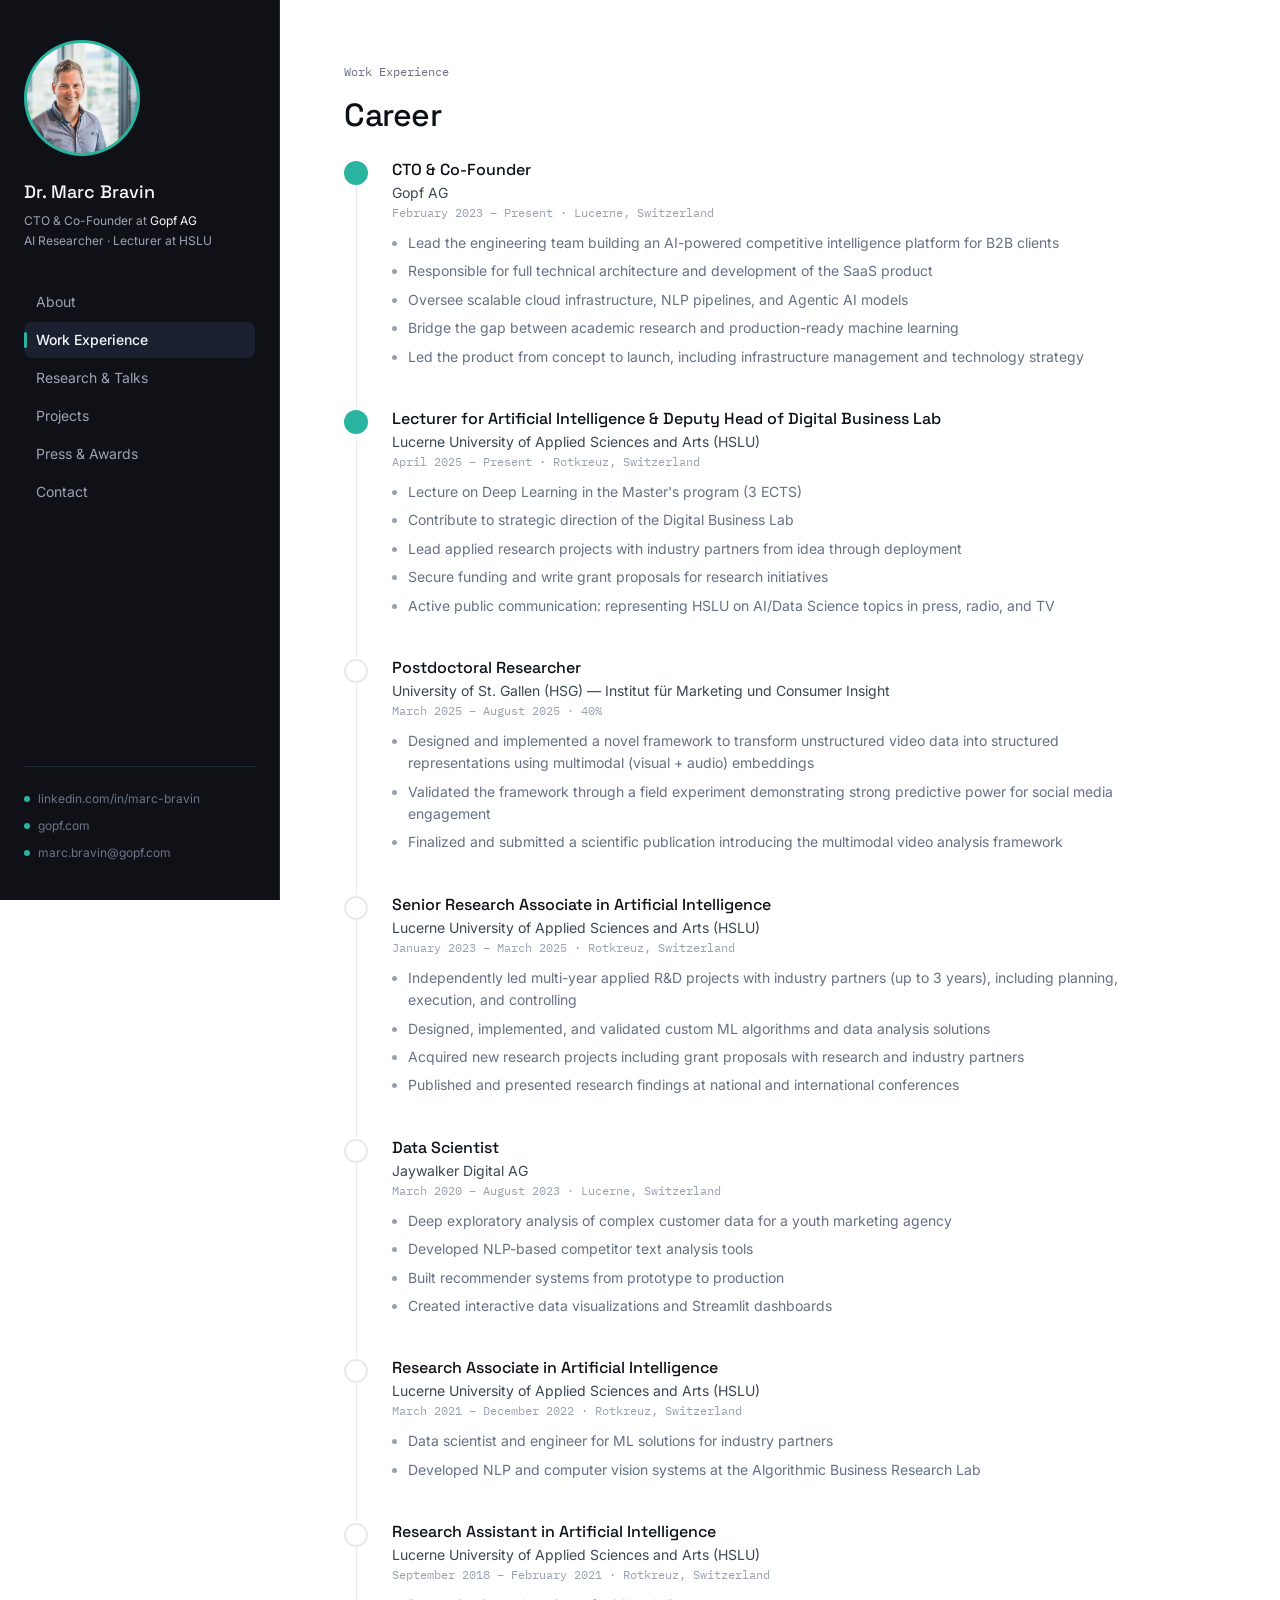
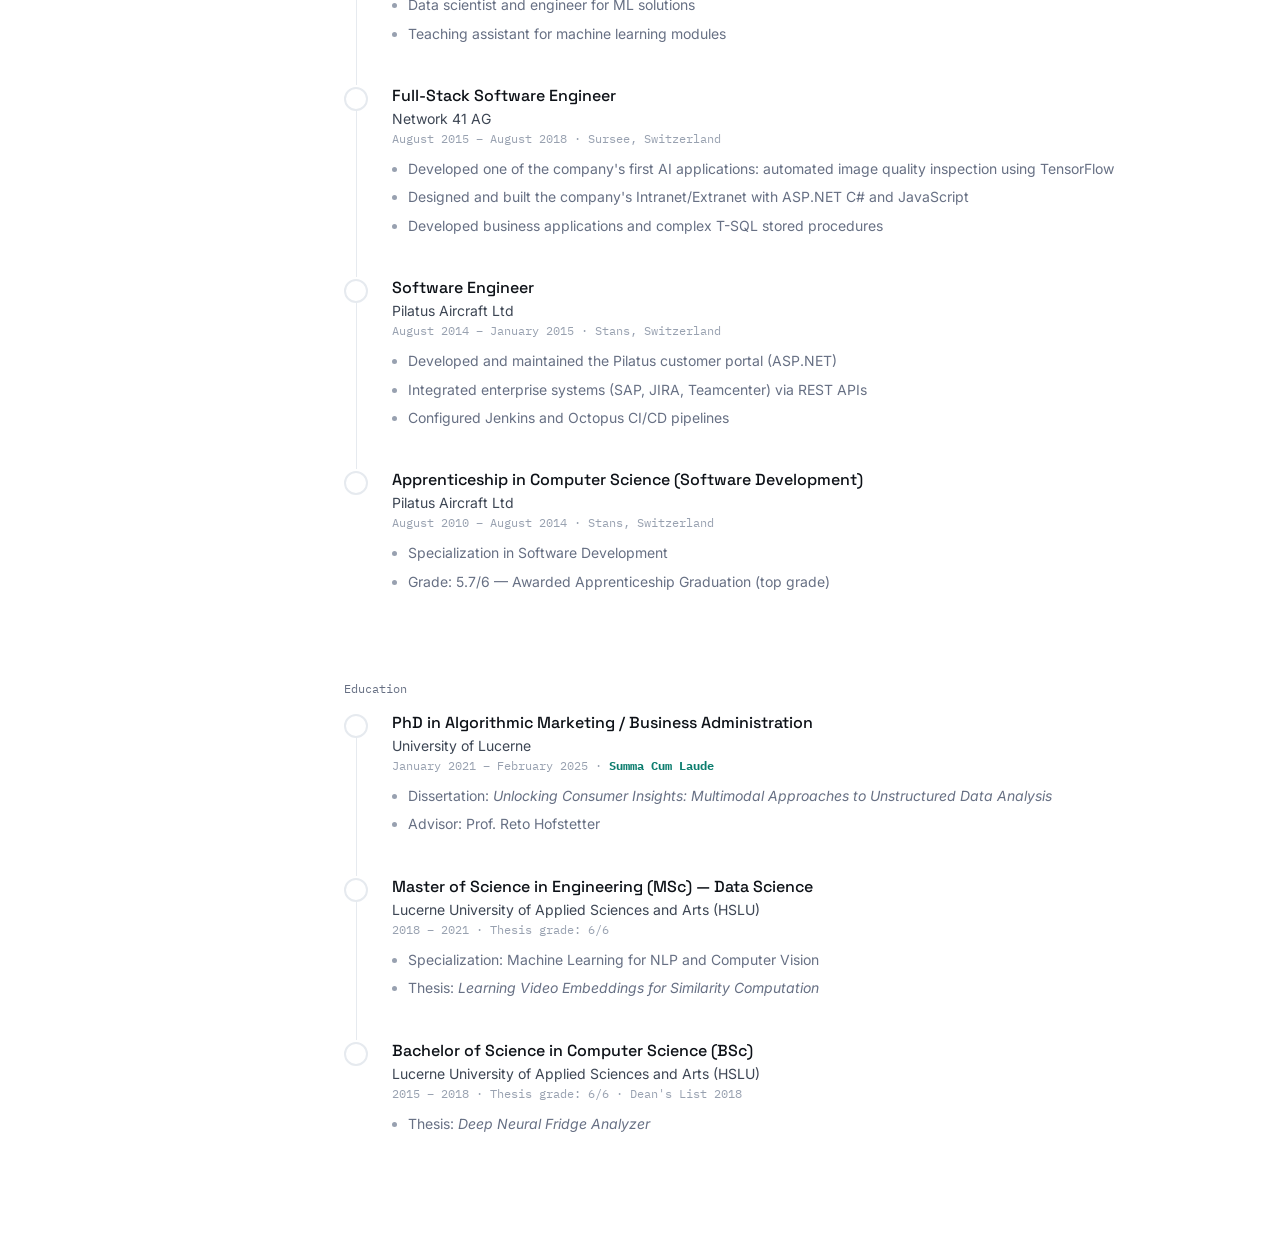
<file: work.html>
<!DOCTYPE html>
<html lang="en">
<head>
  <meta charset="UTF-8">
  <meta name="viewport" content="width=device-width, initial-scale=1.0">
  <title>Work Experience — Dr. Marc Bravin</title>
  <meta name="description" content="Career and education timeline of Dr. Marc Bravin — from software engineering apprentice to CTO, AI researcher, and HSLU lecturer.">
  <link rel="preconnect" href="https://fonts.googleapis.com">
  <link rel="preconnect" href="https://fonts.gstatic.com" crossorigin>
  <link href="https://fonts.googleapis.com/css2?family=IBM+Plex+Mono:wght@400&family=Inter:wght@400;500&family=Space+Grotesk:wght@400;500&display=swap" rel="stylesheet">
  <link rel="stylesheet" href="assets/style.css">
</head>
<body>

<aside class="sidebar">
  <div class="sidebar-photo">
    <img src="assets/foto_marc_bravin.jpeg" alt="Photo of Dr. Marc Bravin">
  </div>
  <h1>Dr. Marc Bravin</h1>
  <p class="subtitle">
    CTO &amp; Co-Founder at <span>Gopf AG</span><br>
    AI Researcher · Lecturer at HSLU
  </p>
  <nav>
    <a href="index.html">About</a>
    <a href="work.html" class="active">Work Experience</a>
    <a href="research.html">Research &amp; Talks</a>
    <a href="projects.html">Projects</a>
    <a href="press.html">Press &amp; Awards</a>
    <a href="contact.html">Contact</a>
  </nav>
  <div class="sidebar-links">
    <a href="https://www.linkedin.com/in/marc-bravin" target="_blank" rel="noopener noreferrer"><span class="dot"></span>linkedin.com/in/marc-bravin</a>
    <a href="https://gopf.com" target="_blank" rel="noopener noreferrer"><span class="dot"></span>gopf.com</a>
    <a href="mailto:marc.bravin@gopf.com"><span class="dot"></span>marc.bravin@gopf.com</a>
  </div>
</aside>

<main class="main">
  <p class="section-label">Work Experience</p>
  <h1 class="page-title">Career</h1>

  <div class="timeline">

    <div class="timeline-item">
      <div class="timeline-dot active"></div>
      <div class="timeline-body">
        <div class="timeline-role">CTO &amp; Co-Founder</div>
        <div class="timeline-company">Gopf AG</div>
        <div class="timeline-date">February 2023 – Present · Lucerne, Switzerland</div>
        <ul>
          <li>Lead the engineering team building an AI-powered competitive intelligence platform for B2B clients</li>
          <li>Responsible for full technical architecture and development of the SaaS product</li>
          <li>Oversee scalable cloud infrastructure, NLP pipelines, and Agentic AI models</li>
          <li>Bridge the gap between academic research and production-ready machine learning</li>
          <li>Led the product from concept to launch, including infrastructure management and technology strategy</li>
        </ul>
      </div>
    </div>

    <div class="timeline-item">
      <div class="timeline-dot active"></div>
      <div class="timeline-body">
        <div class="timeline-role">Lecturer for Artificial Intelligence &amp; Deputy Head of Digital Business Lab</div>
        <div class="timeline-company">Lucerne University of Applied Sciences and Arts (HSLU)</div>
        <div class="timeline-date">April 2025 – Present · Rotkreuz, Switzerland</div>
        <ul>
          <li>Lecture on Deep Learning in the Master's program (3 ECTS)</li>
          <li>Contribute to strategic direction of the Digital Business Lab</li>
          <li>Lead applied research projects with industry partners from idea through deployment</li>
          <li>Secure funding and write grant proposals for research initiatives</li>
          <li>Active public communication: representing HSLU on AI/Data Science topics in press, radio, and TV</li>
        </ul>
      </div>
    </div>

    <div class="timeline-item">
      <div class="timeline-dot"></div>
      <div class="timeline-body">
        <div class="timeline-role">Postdoctoral Researcher</div>
        <div class="timeline-company">University of St. Gallen (HSG) — Institut für Marketing und Consumer Insight</div>
        <div class="timeline-date">March 2025 – August 2025 · 40%</div>
        <ul>
          <li>Designed and implemented a novel framework to transform unstructured video data into structured representations using multimodal (visual + audio) embeddings</li>
          <li>Validated the framework through a field experiment demonstrating strong predictive power for social media engagement</li>
          <li>Finalized and submitted a scientific publication introducing the multimodal video analysis framework</li>
        </ul>
      </div>
    </div>

    <div class="timeline-item">
      <div class="timeline-dot"></div>
      <div class="timeline-body">
        <div class="timeline-role">Senior Research Associate in Artificial Intelligence</div>
        <div class="timeline-company">Lucerne University of Applied Sciences and Arts (HSLU)</div>
        <div class="timeline-date">January 2023 – March 2025 · Rotkreuz, Switzerland</div>
        <ul>
          <li>Independently led multi-year applied R&amp;D projects with industry partners (up to 3 years), including planning, execution, and controlling</li>
          <li>Designed, implemented, and validated custom ML algorithms and data analysis solutions</li>
          <li>Acquired new research projects including grant proposals with research and industry partners</li>
          <li>Published and presented research findings at national and international conferences</li>
        </ul>
      </div>
    </div>

    <div class="timeline-item">
      <div class="timeline-dot"></div>
      <div class="timeline-body">
        <div class="timeline-role">Data Scientist</div>
        <div class="timeline-company">Jaywalker Digital AG</div>
        <div class="timeline-date">March 2020 – August 2023 · Lucerne, Switzerland</div>
        <ul>
          <li>Deep exploratory analysis of complex customer data for a youth marketing agency</li>
          <li>Developed NLP-based competitor text analysis tools</li>
          <li>Built recommender systems from prototype to production</li>
          <li>Created interactive data visualizations and Streamlit dashboards</li>
        </ul>
      </div>
    </div>

    <div class="timeline-item">
      <div class="timeline-dot"></div>
      <div class="timeline-body">
        <div class="timeline-role">Research Associate in Artificial Intelligence</div>
        <div class="timeline-company">Lucerne University of Applied Sciences and Arts (HSLU)</div>
        <div class="timeline-date">March 2021 – December 2022 · Rotkreuz, Switzerland</div>
        <ul>
          <li>Data scientist and engineer for ML solutions for industry partners</li>
          <li>Developed NLP and computer vision systems at the Algorithmic Business Research Lab</li>
        </ul>
      </div>
    </div>

    <div class="timeline-item">
      <div class="timeline-dot"></div>
      <div class="timeline-body">
        <div class="timeline-role">Research Assistant in Artificial Intelligence</div>
        <div class="timeline-company">Lucerne University of Applied Sciences and Arts (HSLU)</div>
        <div class="timeline-date">September 2018 – February 2021 · Rotkreuz, Switzerland</div>
        <ul>
          <li>Data scientist and engineer for ML solutions</li>
          <li>Teaching assistant for machine learning modules</li>
        </ul>
      </div>
    </div>

    <div class="timeline-item">
      <div class="timeline-dot"></div>
      <div class="timeline-body">
        <div class="timeline-role">Full-Stack Software Engineer</div>
        <div class="timeline-company">Network 41 AG</div>
        <div class="timeline-date">August 2015 – August 2018 · Sursee, Switzerland</div>
        <ul>
          <li>Developed one of the company's first AI applications: automated image quality inspection using TensorFlow</li>
          <li>Designed and built the company's Intranet/Extranet with ASP.NET C# and JavaScript</li>
          <li>Developed business applications and complex T-SQL stored procedures</li>
        </ul>
      </div>
    </div>

    <div class="timeline-item">
      <div class="timeline-dot"></div>
      <div class="timeline-body">
        <div class="timeline-role">Software Engineer</div>
        <div class="timeline-company">Pilatus Aircraft Ltd</div>
        <div class="timeline-date">August 2014 – January 2015 · Stans, Switzerland</div>
        <ul>
          <li>Developed and maintained the Pilatus customer portal (ASP.NET)</li>
          <li>Integrated enterprise systems (SAP, JIRA, Teamcenter) via REST APIs</li>
          <li>Configured Jenkins and Octopus CI/CD pipelines</li>
        </ul>
      </div>
    </div>

    <div class="timeline-item">
      <div class="timeline-dot"></div>
      <div class="timeline-body">
        <div class="timeline-role">Apprenticeship in Computer Science (Software Development)</div>
        <div class="timeline-company">Pilatus Aircraft Ltd</div>
        <div class="timeline-date">August 2010 – August 2014 · Stans, Switzerland</div>
        <ul>
          <li>Specialization in Software Development</li>
          <li>Grade: 5.7/6 — Awarded Apprenticeship Graduation (top grade)</li>
        </ul>
      </div>
    </div>

  </div>

  <div class="mt-section">
    <p class="section-label">Education</p>
    <div class="timeline">
      <div class="timeline-item">
        <div class="timeline-dot"></div>
        <div class="timeline-body">
          <div class="timeline-role">PhD in Algorithmic Marketing / Business Administration</div>
          <div class="timeline-company">University of Lucerne</div>
          <div class="timeline-date">January 2021 – February 2025 · <strong class="accent-ink">Summa Cum Laude</strong></div>
          <ul>
            <li>Dissertation: <em>Unlocking Consumer Insights: Multimodal Approaches to Unstructured Data Analysis</em></li>
            <li>Advisor: Prof. Reto Hofstetter</li>
          </ul>
        </div>
      </div>
      <div class="timeline-item">
        <div class="timeline-dot"></div>
        <div class="timeline-body">
          <div class="timeline-role">Master of Science in Engineering (MSc) — Data Science</div>
          <div class="timeline-company">Lucerne University of Applied Sciences and Arts (HSLU)</div>
          <div class="timeline-date">2018 – 2021 · Thesis grade: 6/6</div>
          <ul>
            <li>Specialization: Machine Learning for NLP and Computer Vision</li>
            <li>Thesis: <em>Learning Video Embeddings for Similarity Computation</em></li>
          </ul>
        </div>
      </div>
      <div class="timeline-item">
        <div class="timeline-dot"></div>
        <div class="timeline-body">
          <div class="timeline-role">Bachelor of Science in Computer Science (BSc)</div>
          <div class="timeline-company">Lucerne University of Applied Sciences and Arts (HSLU)</div>
          <div class="timeline-date">2015 – 2018 · Thesis grade: 6/6 · Dean's List 2018</div>
          <ul>
            <li>Thesis: <em>Deep Neural Fridge Analyzer</em></li>
          </ul>
        </div>
      </div>
    </div>
  </div>

</main>
</body>
</html>
</file>
<file: assets/style.css>
/* ===== DESIGN TOKENS ===== */
:root {
  /* Brand */
  --accent: #2ab4a0;            /* decorative fills, borders, dots */
  --accent-ink: #0c7d6e;        /* teal for TEXT — meets 4.5:1 on light bg */
  --accent-soft: #e9f9f5;

  /* Surfaces */
  --bg: #ffffff;
  --surface: #fbfcfd;
  --surface-hover: #f5f7f9;
  --surface-2: #f1f4f7;

  /* Lines */
  --border: #e6eaef;
  --border-subtle: #eef1f4;

  /* Text */
  --text: #3d4654;
  --text-strong: #0d1117;
  --text-muted: #677084;
  --text-faint: #98a1b0;

  /* Sidebar (always dark) */
  --sb-bg: #0f1117;
  --sb-surface: #1a2030;
  --sb-border: #232b3a;
  --sb-text: #f5f7fa;
  --sb-muted: #9aa4b5;
  --sb-faint: #6b7589;

  /* Radii */
  --r-sm: 8px;
  --r-md: 10px;
  --r-lg: 14px;
  --r-pill: 999px;
  --r-xs: 6px;

  /* Shadows */
  --shadow-sm: 0 1px 2px rgba(13, 17, 23, .04), 0 1px 3px rgba(13, 17, 23, .05);
  --shadow-md: 0 6px 16px rgba(13, 17, 23, .08), 0 2px 6px rgba(13, 17, 23, .05);

  /* Fonts */
  --font-body: 'Inter', -apple-system, BlinkMacSystemFont, 'Segoe UI', Helvetica, Arial, sans-serif;
  --font-display: 'Space Grotesk', var(--font-body);
  --font-mono: 'IBM Plex Mono', ui-monospace, SFMono-Regular, Menlo, monospace;

  /* Motion */
  --ease: cubic-bezier(0.22, 1, 0.36, 1);
  --t-fast: 0.16s;
  --t-med: 0.28s;
}

/* ===== RESET & BASE ===== */
*, *::before, *::after { box-sizing: border-box; margin: 0; padding: 0; }
html { font-size: 16px; -webkit-text-size-adjust: 100%; }
body {
  font-family: var(--font-body);
  font-size: 15px;
  -webkit-font-smoothing: antialiased;
  -moz-osx-font-smoothing: grayscale;
  text-rendering: optimizeLegibility;
  display: flex;
  min-height: 100dvh;
  background: var(--bg);
  color: var(--text);
}
a { color: inherit; text-decoration: none; }

/* Visible focus for keyboard users (was missing) */
:focus-visible {
  outline: 2px solid var(--accent);
  outline-offset: 3px;
  border-radius: 4px;
}
:focus:not(:focus-visible) { outline: none; }

/* ===== UTILITIES ===== */
.mt-section { margin-top: 48px; }
.section-label.mt-section { margin-top: 56px; }
.meta-note { color: var(--text-faint); font-size: 0.85em; font-weight: 400; }
.accent-ink { color: var(--accent-ink); }

/* ===== SIDEBAR ===== */
.sidebar {
  width: 280px;
  min-width: 280px;
  background: var(--sb-bg);
  color: var(--sb-text);
  position: fixed;
  top: 0; left: 0; bottom: 0;
  display: flex;
  flex-direction: column;
  padding: 40px 24px;
  overflow-y: auto;
  z-index: 100;
  border-right: 1px solid var(--sb-border);
}
.sidebar-photo {
  position: relative;
  width: 116px;
  height: 116px;
  border-radius: 50%;
  padding: 3px;
  background: var(--accent);
  overflow: hidden;
  margin-bottom: 24px;
  flex-shrink: 0;
}
.sidebar-photo img {
  width: 100%;
  height: 100%;
  border-radius: 50%;
  object-fit: cover;
  display: block;
}
.sidebar h1 {
  font-family: var(--font-display);
  font-size: 18px;
  font-weight: 500;
  color: var(--sb-text);
  margin-bottom: 8px;
}
.sidebar .subtitle {
  font-size: 12px;
  color: var(--sb-muted);
  line-height: 1.7;
  margin-bottom: 32px;
}
.sidebar .subtitle span { color: var(--sb-text); }

/* ===== NAV ===== */
nav { display: flex; flex-direction: column; gap: 2px; }
nav a {
  position: relative;
  display: block;
  padding: 8px 12px;
  border-radius: var(--r-sm);
  font-size: 14px;
  line-height: 20px;
  color: var(--sb-muted);
  transition: background var(--t-fast) var(--ease), color var(--t-fast) var(--ease);
}
nav a:hover { background: var(--sb-surface); color: var(--sb-text); }
nav a.active {
  background: var(--sb-surface);
  color: var(--sb-text);
  font-weight: 500;
}
nav a.active::before {
  content: '';
  position: absolute;
  left: 0; top: 50%;
  transform: translateY(-50%);
  width: 3px;
  height: 16px;
  border-radius: 2px;
  background: var(--accent);
}

/* ===== SIDEBAR LINKS ===== */
.sidebar-links {
  margin-top: auto;
  padding-top: 24px;
  border-top: 1px solid var(--sb-border);
  display: flex;
  flex-direction: column;
  gap: 12px;
}
.sidebar-links a {
  font-size: 12px;
  color: var(--sb-faint);
  display: flex;
  align-items: center;
  gap: 8px;
  transition: color var(--t-fast) var(--ease);
}
.sidebar-links a:hover { color: var(--sb-text); }
.dot {
  width: 6px;
  height: 6px;
  border-radius: 50%;
  background: var(--accent);
  flex-shrink: 0;
}

/* ===== MAIN CONTENT ===== */
.main {
  margin-left: 280px;
  flex: 1;
  padding: 64px;
  max-width: 920px;
}

/* ===== TYPOGRAPHY ===== */
.section-label {
  font-family: var(--font-mono);
  font-size: 12px;
  color: var(--text-muted);
  margin-bottom: 16px;
}
.page-title {
  font-family: var(--font-display);
  font-size: 32px;
  font-weight: 500;
  letter-spacing: -0.015em;
  color: var(--text-strong);
  line-height: 1.25;
  margin-bottom: 24px;
}
.page-title em {
  font-style: normal;
}
.lead {
  font-size: 16px;
  color: var(--text-muted);
  line-height: 1.75;
  margin-bottom: 32px;
  max-width: 660px;
}
.lead strong { color: var(--text-strong); font-weight: 500; }

/* ===== BADGES ===== */
.badges { display: flex; flex-wrap: wrap; gap: 8px; margin-bottom: 48px; }
.badge {
  background: var(--surface-2);
  color: var(--text);
  padding: 4px 10px;
  border-radius: var(--r-xs);
  font-size: 13px;
}

/* ===== HIGHLIGHT CARDS ===== */
.highlights {
  display: grid;
  grid-template-columns: repeat(3, 1fr);
  gap: 16px;
  margin-bottom: 56px;
}
.highlight-card {
  background: var(--surface);
  border: 1px solid var(--border);
  border-radius: var(--r-md);
  padding: 20px;
}
.highlight-card .num {
  font-family: var(--font-display);
  font-size: 28px;
  font-weight: 500;
  letter-spacing: -0.01em;
  font-variant-numeric: tabular-nums;
  color: var(--text-strong);
  margin-bottom: 8px;
}
.highlight-card .desc {
  font-size: 13px;
  color: var(--text-muted);
  line-height: 1.5;
}

/* ===== RECENT HIGHLIGHTS ===== */
.recent-section { margin-bottom: 56px; }
.recent-section h3 {
  font-family: var(--font-display);
  font-size: 18px;
  font-weight: 500;
  color: var(--text-strong);
  margin-bottom: 8px;
}
.recent-item {
  display: flex;
  align-items: flex-start;
  gap: 16px;
  padding: 16px 0;
  border-bottom: 1px solid var(--border-subtle);
}
.recent-item:last-child { border-bottom: none; }
.recent-tag {
  font-family: var(--font-mono);
  font-size: 12px;
  line-height: 22px;
  color: var(--text-faint);
  width: 72px;
  white-space: nowrap;
  flex-shrink: 0;
}
.recent-item .item-text { font-size: 15px; color: var(--text); line-height: 22px; }
.recent-item .item-text a { color: var(--accent-ink); font-weight: 500; }
.recent-item .item-text a:hover { text-decoration: underline; }
.recent-item .item-text em { font-style: normal; }
.recent-item .item-date { font-family: var(--font-mono); font-size: 12px; color: var(--text-faint); margin-top: 4px; }

/* ===== TIMELINE (Work Experience) ===== */
.timeline { display: flex; flex-direction: column; gap: 0; }
.timeline-item {
  display: flex;
  gap: 24px;
  padding-bottom: 40px;
  position: relative;
}
.timeline-item::before {
  content: '';
  position: absolute;
  left: 11.5px;
  top: 24px;
  bottom: 0;
  width: 1px;
  background: var(--border);
}
.timeline-item:last-child::before { display: none; }
.timeline-dot {
  width: 24px;
  height: 24px;
  border-radius: 50%;
  border: 2px solid var(--border);
  background: var(--bg);
  flex-shrink: 0;
  margin-top: 2px;
  z-index: 1;
}
.timeline-dot.active {
  border-color: var(--accent);
  background: var(--accent);
}
.timeline-body { flex: 1; }
.timeline-role {
  font-family: var(--font-display);
  font-size: 16px;
  font-weight: 500;
  color: var(--text-strong);
  margin-bottom: 4px;
}
.timeline-company {
  font-size: 14px;
  color: var(--text);
  margin-bottom: 4px;
}
.timeline-date {
  font-family: var(--font-mono);
  font-size: 12px;
  color: var(--text-faint);
  margin-bottom: 12px;
}
.timeline-body ul {
  padding-left: 16px;
  display: flex;
  flex-direction: column;
  gap: 6px;
}
.timeline-body li { font-size: 14px; color: var(--text-muted); line-height: 1.6; }
.timeline-body li::marker { color: var(--text-faint); }

/* ===== SECTION TITLES (unified: publications + press) ===== */
.pub-section, .press-section { margin-bottom: 48px; }
.pub-section-title, .press-section-title {
  font-family: var(--font-display);
  font-size: 18px;
  font-weight: 500;
  color: var(--text-strong);
  margin-bottom: 8px;
  padding-bottom: 12px;
  border-bottom: 1px solid var(--border);
}

/* ===== PUBLICATIONS ===== */
.featured-paper {
  background: var(--bg);
  border: 1px solid var(--border);
  border-left: 3px solid var(--accent);
  border-radius: var(--r-md);
  padding: 24px;
  margin: 16px 0 24px;
}
.featured-paper .paper-badge {
  display: block;
  font-family: var(--font-mono);
  font-size: 12px;
  color: var(--accent-ink);
  margin-bottom: 12px;
}
.featured-paper .paper-title {
  font-family: var(--font-display);
  font-size: 18px;
  font-weight: 500;
  color: var(--text-strong);
  line-height: 1.4;
  margin-bottom: 8px;
}
.featured-paper .paper-authors {
  font-size: 13px;
  color: var(--text-muted);
  margin-bottom: 8px;
}
.featured-paper .paper-meta { font-size: 13px; color: var(--text); line-height: 1.6; }
.featured-paper .paper-meta a { color: var(--accent-ink); font-weight: 500; text-decoration: underline; }
.pub-entry {
  padding: 16px 0;
  border-bottom: 1px solid var(--border-subtle);
}
.pub-entry:last-child { border-bottom: none; }
.pub-entry .pub-title {
  font-size: 15px;
  font-weight: 500;
  color: var(--text-strong);
  line-height: 1.45;
  margin-bottom: 4px;
}
.pub-entry .pub-authors { font-size: 13px; color: var(--text-muted); margin-bottom: 4px; }
.pub-entry .pub-venue { font-family: var(--font-mono); font-size: 12px; color: var(--text-faint); }

/* ===== TABLES (teaching / awards) ===== */
.table-wrap {
  overflow-x: auto;
  margin-bottom: 40px;
  border: 1px solid var(--border);
  border-radius: var(--r-md);
}
table { width: 100%; border-collapse: collapse; font-size: 14px; }
thead th {
  text-align: left;
  font-size: 12px;
  font-weight: 500;
  color: var(--text-muted);
  padding: 12px 16px;
  background: var(--surface);
  border-bottom: 1px solid var(--border);
}
tbody td {
  padding: 12px 16px;
  border-bottom: 1px solid var(--border-subtle);
  color: var(--text);
  vertical-align: top;
}
tbody tr:last-child td { border-bottom: none; }
.awards-table tbody tr { transition: background var(--t-fast) var(--ease); }
.awards-table tbody tr:hover td { background: var(--surface-hover); }

/* ===== PROJECT CARDS ===== */
.project-grid {
  display: grid;
  grid-template-columns: repeat(2, 1fr);
  gap: 20px;
  margin-bottom: 56px;
}
.project-card {
  background: var(--surface);
  border: 1px solid var(--border);
  border-radius: var(--r-lg);
  padding: 24px;
  overflow: hidden;
  transition: border-color var(--t-fast) var(--ease);
}
.project-card:hover { border-color: var(--text-faint); }
.project-card .project-tag {
  font-family: var(--font-mono);
  font-size: 12px;
  color: var(--text-faint);
  margin-bottom: 8px;
}
.project-card .project-title {
  font-family: var(--font-display);
  font-size: 18px;
  font-weight: 500;
  color: var(--text-strong);
  margin-bottom: 8px;
  line-height: 1.35;
}
.project-card .project-desc {
  font-size: 14px;
  color: var(--text-muted);
  line-height: 1.6;
}
.project-links {
  display: flex;
  flex-wrap: wrap;
  gap: 8px;
  margin-top: 16px;
}
.project-links a {
  font-size: 13px;
  font-weight: 500;
  color: var(--accent-ink);
  border: 1px solid var(--border);
  padding: 4px 10px;
  border-radius: var(--r-xs);
  transition: background var(--t-fast) var(--ease), border-color var(--t-fast) var(--ease);
}
.project-links a:hover { background: var(--accent-soft); border-color: var(--accent); }
.project-card .project-image {
  height: 220px;
  margin: 20px -24px -24px -24px;
  overflow: hidden;
}
.project-card .project-image img {
  width: 100%;
  height: 100%;
  object-fit: cover;
  display: block;
}

/* ===== PRESS ===== */
.press-item {
  display: flex;
  align-items: flex-start;
  gap: 16px;
  padding: 16px 0;
  border-bottom: 1px solid var(--border-subtle);
}
.press-item:last-child { border-bottom: none; }
.press-year {
  font-family: var(--font-mono);
  font-size: 12px;
  line-height: 20px;
  color: var(--text-faint);
  font-variant-numeric: tabular-nums;
  min-width: 40px;
}
.press-outlet { font-size: 15px; line-height: 20px; font-weight: 500; color: var(--text-strong); margin-bottom: 4px; }
.press-outlet a { color: var(--accent-ink); }
.press-outlet a:hover { text-decoration: underline; }
.press-topic { font-size: 14px; color: var(--text-muted); }

/* ===== CONTACT ===== */
.contact-grid {
  display: flex;
  flex-direction: column;
  gap: 4px;
  max-width: 460px;
  margin-bottom: 40px;
}
.contact-item {
  display: flex;
  align-items: center;
  gap: 16px;
  font-size: 15px;
  color: var(--text);
  padding: 14px 16px;
  border-radius: var(--r-md);
  transition: background var(--t-fast) var(--ease);
}
.contact-item:hover { background: var(--surface-hover); }
.contact-item .contact-label {
  font-family: var(--font-mono);
  font-size: 12px;
  color: var(--text-faint);
  min-width: 80px;
}
.contact-item a { color: var(--accent-ink); font-weight: 500; }
.contact-item a:hover { text-decoration: underline; }

/* ===== ENTRANCE MOTION ===== */
@media (prefers-reduced-motion: no-preference) {
  @keyframes fadeUp {
    from { opacity: 0; transform: translateY(8px); }
    to   { opacity: 1; transform: translateY(0); }
  }
  .main > * { animation: fadeUp 0.4s var(--ease) both; }
  .main > *:nth-child(2) { animation-delay: 0.04s; }
  .main > *:nth-child(n+3) { animation-delay: 0.08s; }
}

/* ===== RESPONSIVE ===== */
@media (max-width: 768px) {
  body { flex-direction: column; }
  .sidebar {
    position: static;
    width: 100%;
    min-width: 0;
    padding: 20px 16px;
    flex-direction: row;
    flex-wrap: wrap;
    align-items: center;
    gap: 16px;
    border-right: none;
    border-bottom: 1px solid var(--sb-border);
  }
  .sidebar-photo { width: 60px; height: 60px; margin-bottom: 0; padding: 2px; }
  .sidebar h1 { font-size: 16px; margin-bottom: 2px; }
  .sidebar .subtitle { display: none; }
  nav { flex-direction: row; flex-wrap: wrap; gap: 4px; width: 100%; }
  nav a { padding: 7px 12px; }
  nav a.active::before { display: none; }
  .sidebar-links { display: none; }
  .main { margin-left: 0; padding: 32px 16px; max-width: 100%; }
  .page-title { font-size: 26px; }
  .highlights { grid-template-columns: 1fr; }
  .project-grid { grid-template-columns: 1fr; }
}

@media (min-width: 769px) and (max-width: 1024px) {
  .highlights { gap: 12px; }
  .main { padding: 48px 40px; }
}
</file>
